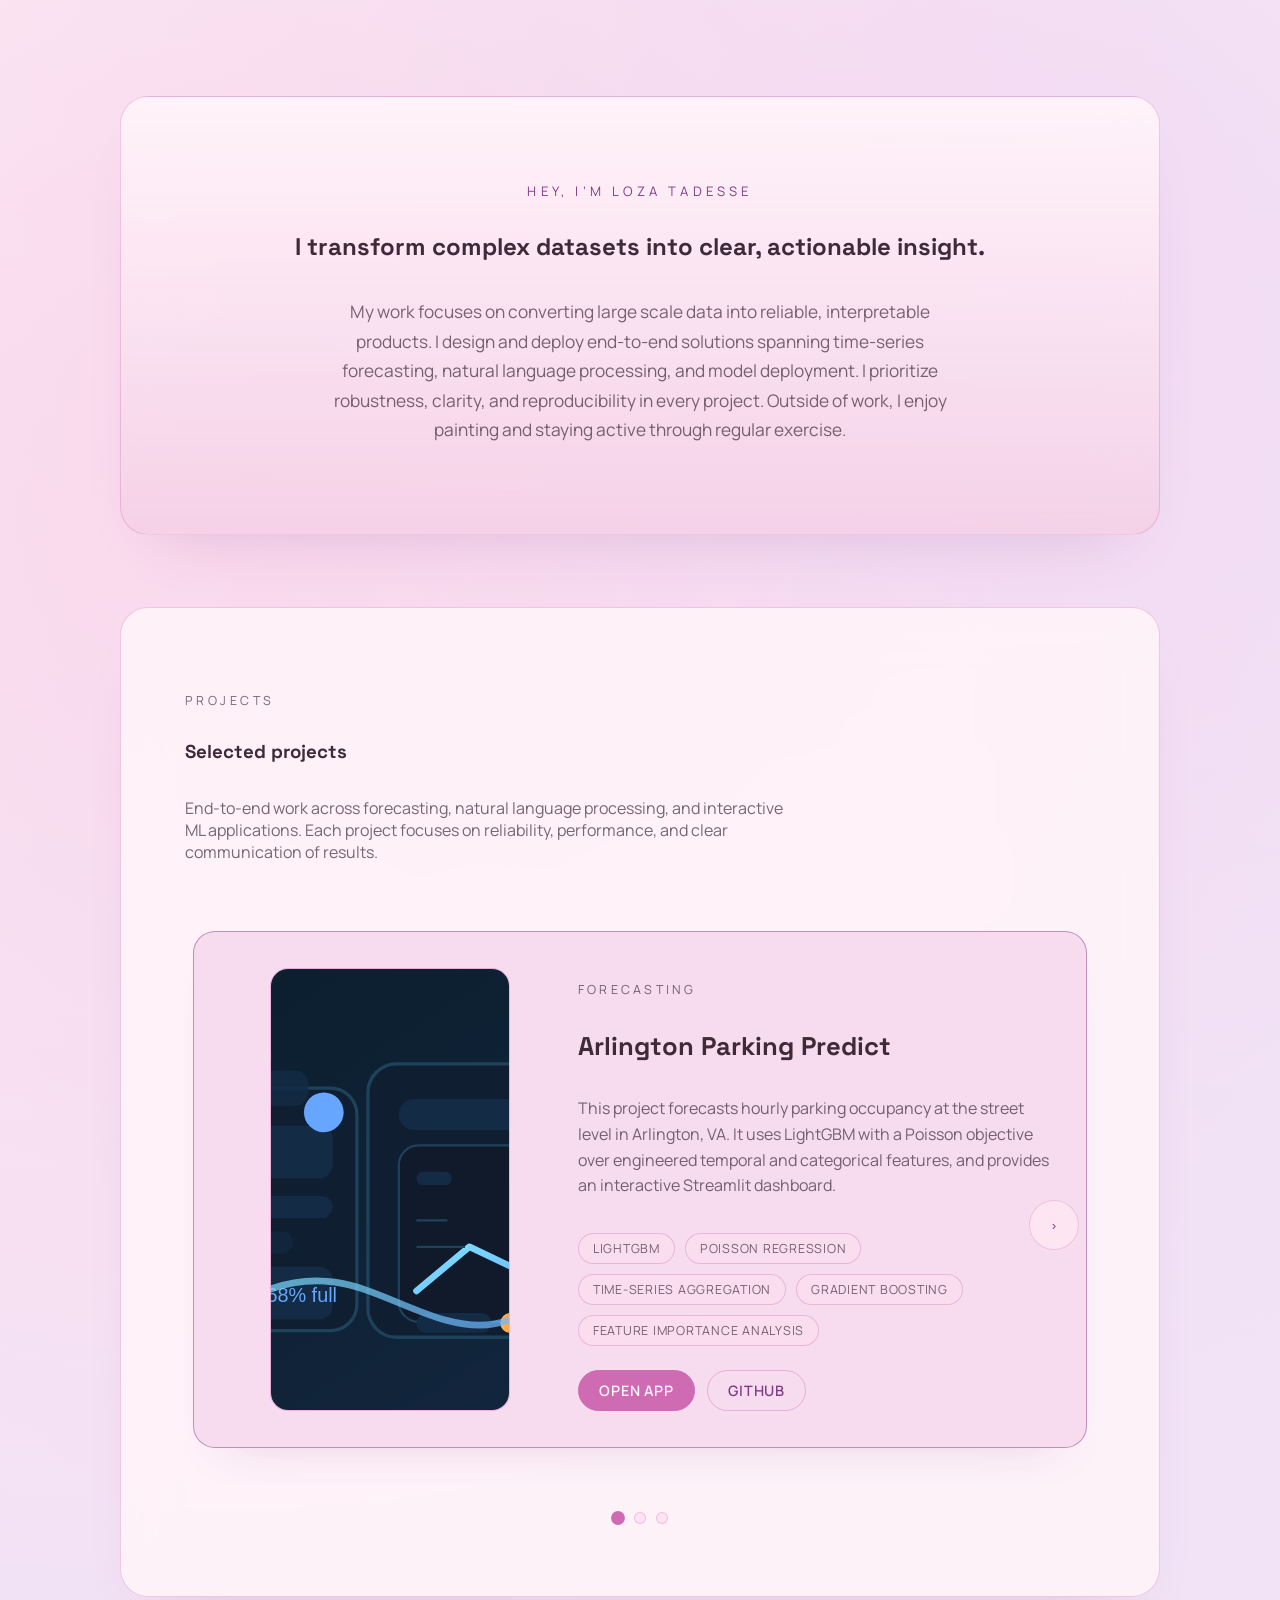
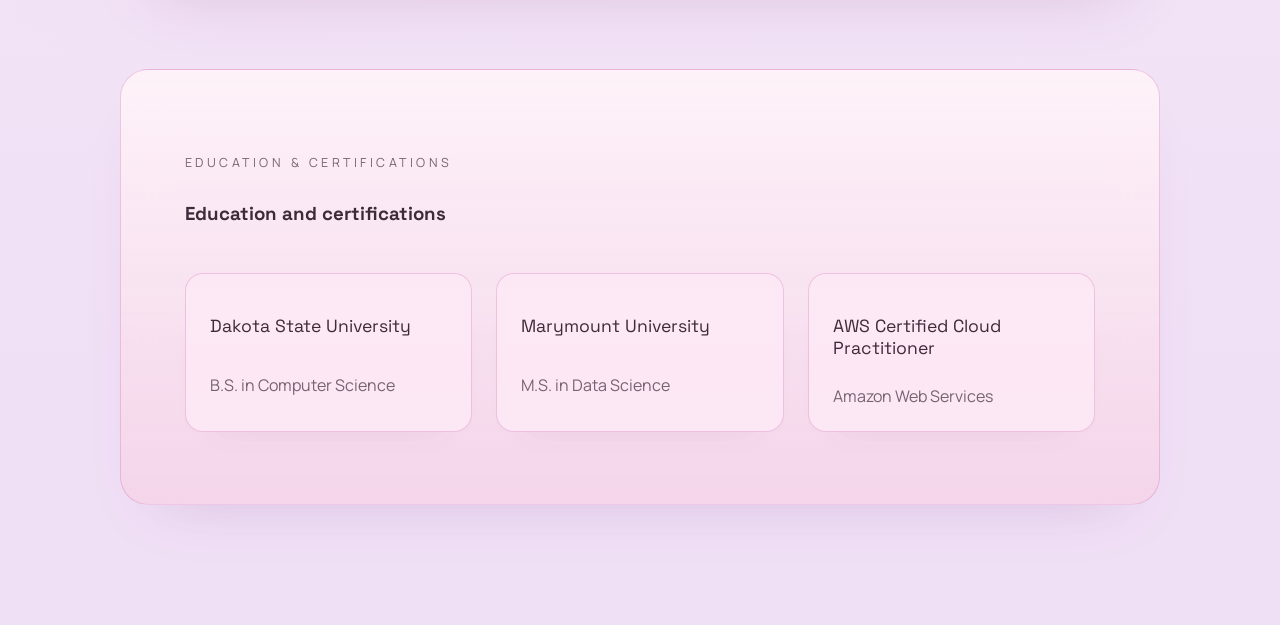
<file: index.html>
<!DOCTYPE html>
<html lang="en">
<head>
	<title>Loza Tadesse · Portfolio</title>
	<meta charset="utf-8" />
	<meta name="viewport" content="width=device-width, initial-scale=1" />
	<meta name="description" content="I turn complex data into actionable insights. I build robust, production-ready models and clear visualizations that help teams make confident decisions." />
	<link rel="preconnect" href="https://fonts.googleapis.com" />
	<link rel="preconnect" href="https://fonts.gstatic.com" crossorigin />
	<link href="https://fonts.googleapis.com/css2?family=Manrope:wght@400;600;700&family=Space+Grotesk:wght@500;700&display=swap" rel="stylesheet" />
	<link rel="stylesheet" href="assets/css/loza.css" />
	<script src="assets/js/projects-carousel.js" defer></script>
</head>
<body>
	<main class="page">
		<section class="intro" id="about">
			<div class="intro-card">
				<p class="eyebrow">Hey, I’m Loza Tadesse</p>
				<h2>I transform complex datasets into clear, actionable insight.</h2>
				<p class="intro-copy">My work focuses on converting large scale data into reliable, interpretable products. I design and deploy end-to-end solutions spanning time-series forecasting, natural language processing, and model deployment. I prioritize robustness, clarity, and reproducibility in every project. Outside of work, I enjoy painting and staying active through regular exercise.</p>
			</div>
		</section>

		<section class="projects" id="projects" aria-labelledby="projects-title">
			<header class="section-header">
				<p class="section-label">Projects</p>
				<h3 id="projects-title">Selected projects</h3>
				<p>End-to-end work across forecasting, natural language processing, and interactive ML applications. Each project focuses on reliability, performance, and clear communication of results.</p>
			</header>
			<div class="project-carousel" data-carousel aria-label="Project gallery">
				<button class="carousel-nav prev" type="button" data-prev aria-label="Previous project">
					<span aria-hidden="true">&#x2039;</span>
				</button>
				<div class="carousel-viewport">
					<div class="carousel-track" data-track>
						<article class="project-card" data-slide aria-hidden="false" id="project-slide-0">
							<figure class="project-media">
								<img src="images/arlington-parking.svg" alt="Illustration of parking forecast dashboard for Arlington" loading="lazy" />
							</figure>
							<div class="project-body">
								<p class="project-tag">Forecasting</p>
								<h3>Arlington Parking Predict</h3>
								<p>This project forecasts hourly parking occupancy at the street level in Arlington, VA. It uses LightGBM with a Poisson objective over engineered temporal and categorical features, and provides an interactive Streamlit dashboard.</p>
								<ul class="tech-list">
									<li>LightGBM</li>
									<li>Poisson Regression</li>
									<li>Time-Series Aggregation</li>
									<li>Gradient Boosting</li>
									<li>Feature Importance Analysis</li>
								</ul>
								<div class="project-links">
									<a class="btn" href="https://arlingtonparkingpredict.streamlit.app/" target="_blank" rel="noopener">Open app</a>
									<a class="btn ghost" href="https://github.com/Loza-Tadesse/ArlingtonParkingPredict" target="_blank" rel="noopener">GitHub</a>
								</div>
							</div>
						</article>
						<article class="project-card" data-slide aria-hidden="true" id="project-slide-2">
							<figure class="project-media">
								<img src="images/solpredict.svg" alt="Illustration of SolPredict AI trading forecast" loading="lazy" />
							</figure>
							<div class="project-body">
								<p class="project-tag">Time Series</p>
								<h3>SolPredict AI</h3>
								<p>Real time minute level Solana price forecasts using online linear learners (SGD, Passive‑Aggressive, River) and rich technical features (SMA, EMA, MACD, RSI...). Models refresh each minute with incremental updates; live metrics track accuracy.</p>
								<ul class="tech-list">
									<li>SGD Regressor</li>
									<li>Passive-Aggressive Regressor</li>
									<li>River Library</li>
									<li>Minute-Level Forecasting</li>
									<li>Auto Retraining</li>
									<li>Feature Engineering</li>
								</ul>
								<div class="project-links">
									<a class="btn" href="https://solanapredictv2.streamlit.app/" target="_blank" rel="noopener">Launch app</a>
									<a class="btn ghost" href="https://github.com/Loza-Tadesse/SolPredict-AI" target="_blank" rel="noopener">GitHub</a>
								</div>
							</div>
						</article>
						<article class="project-card" data-slide aria-hidden="true" id="project-slide-1">
							<figure class="project-media">
								<img src="images/askmyrag.svg" alt="Illustration of AskMyRAG chat assistant with documents feeding into responses" loading="lazy" />
							</figure>
							<div class="project-body">
								<p class="project-tag">Generative AI</p>
								<h3>AskMyRAG Study Companion</h3>
								<p>Retrieval‑augmented question answering over personal notes. Indexes documents, retrieves grounded context, and generates cited responses with controllable prompts and safe defaults.</p>
								<ul class="tech-list">
									<li>Llama</li>
									<li>Embeddings</li>
									<li>LLMs</li>
									<li>RAG</li>
								</ul>
								<div class="project-links">
									<a class="btn" href="https://askmyrag.streamlit.app/" target="_blank" rel="noopener">Launch app</a>
									<a class="btn ghost" href="https://github.com/Loza-Tadesse/RAGify" target="_blank" rel="noopener">GitHub</a>
								</div>
							</div>
						</article>
					</div>
				</div>
				<button class="carousel-nav next" type="button" data-next aria-label="Next project">
					<span aria-hidden="true">&#x203A;</span>
				</button>
				<div class="carousel-dots" role="tablist">
					<button class="carousel-dot is-active" type="button" data-dot data-index="0" aria-controls="project-slide-0" aria-label="Arlington Parking Predict"></button>
					<button class="carousel-dot" type="button" data-dot data-index="1" aria-controls="project-slide-1" aria-label="AskMyRAG Study Companion"></button>
					<button class="carousel-dot" type="button" data-dot data-index="2" aria-controls="project-slide-2" aria-label="SolPredict AI"></button>
				</div>
			</div>
		</section>

		<section class="education" id="education" aria-labelledby="education-title">
			<header class="section-header">
				<p class="section-label">Education &amp; Certifications</p>
				<h3 id="education-title">Education and certifications</h3>
			</header>
			<div class="education-grid">
				<article>
					<p class="edu-title">Dakota State University</p>
					<p class="edu-detail">B.S. in Computer Science</p>
				</article>
				<article>
					<p class="edu-title">Marymount University</p>
					<p class="edu-detail">M.S. in Data Science</p>
				</article>
				<article>
					<p class="edu-title">AWS Certified Cloud Practitioner</p>
					<p class="edu-detail">Amazon Web Services</p>
				</article>
			</div>
		</section>
	</main>
</body>
</html>
</file>
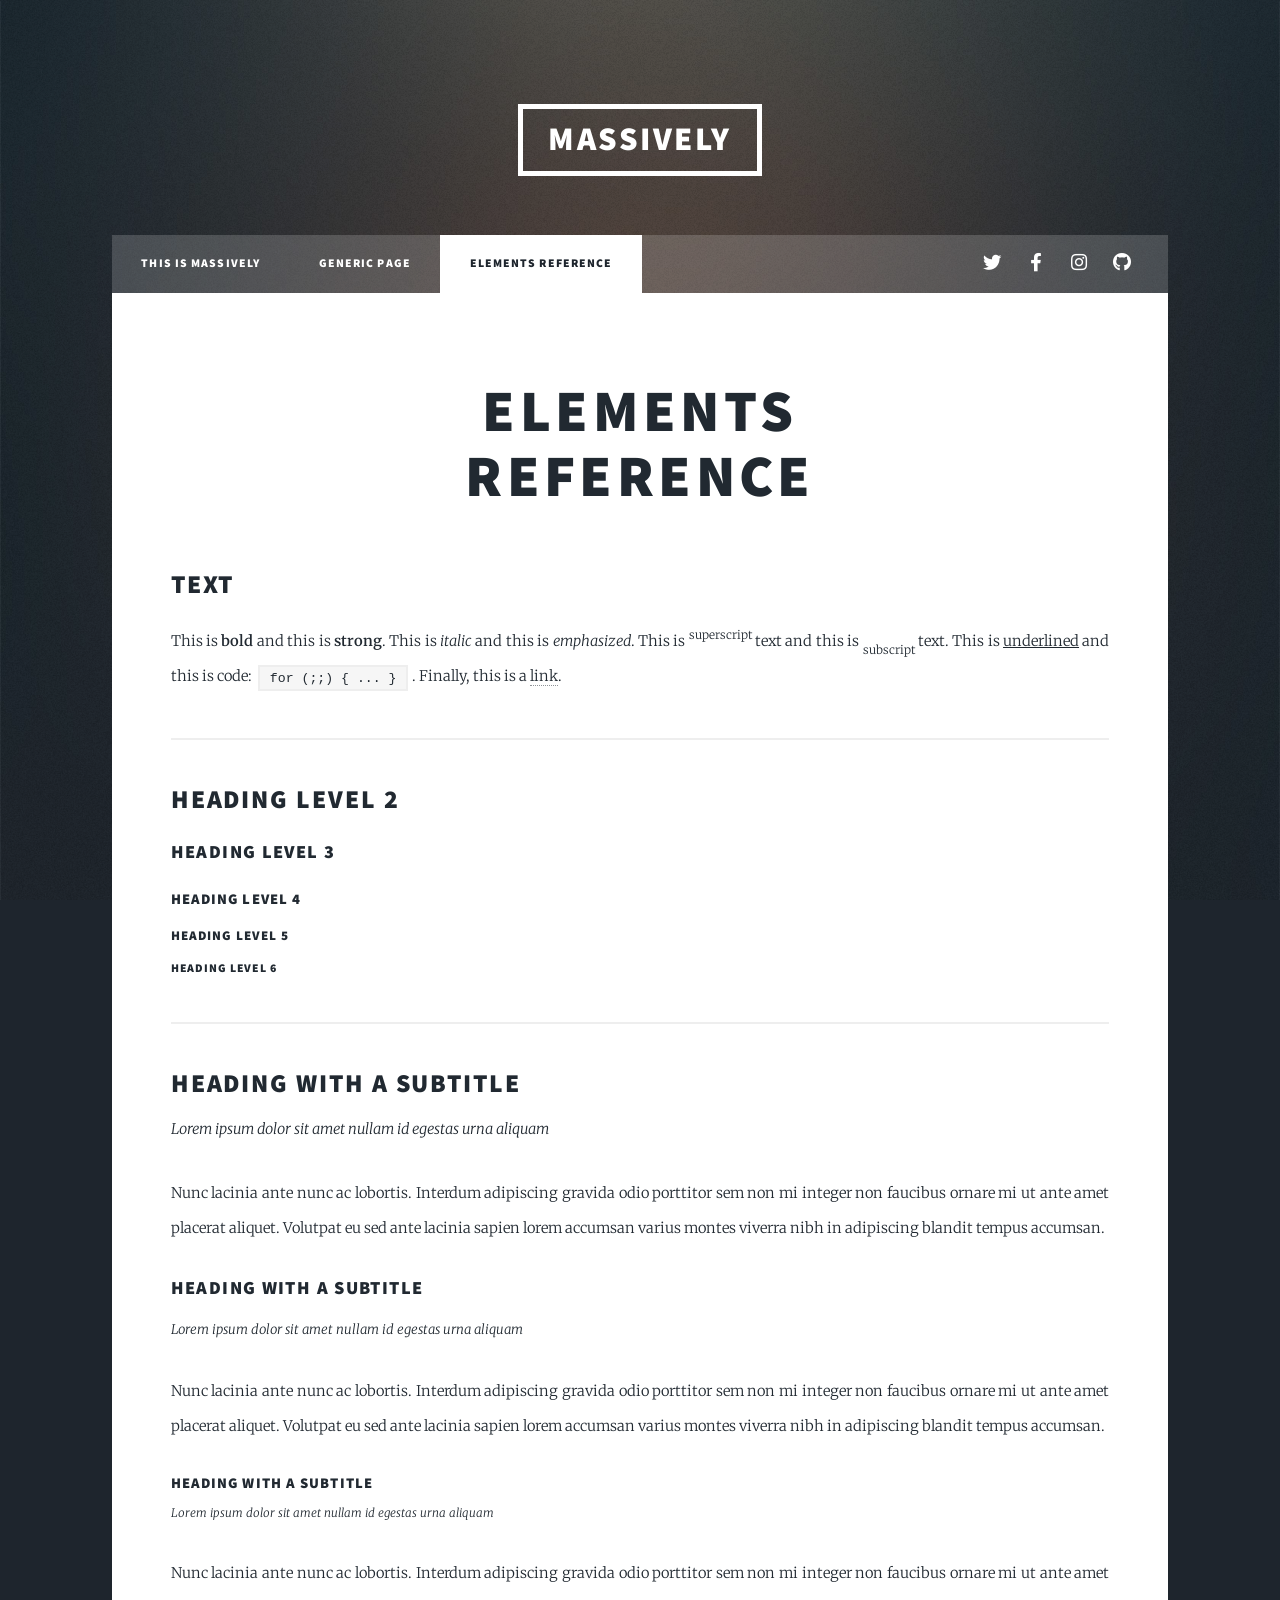
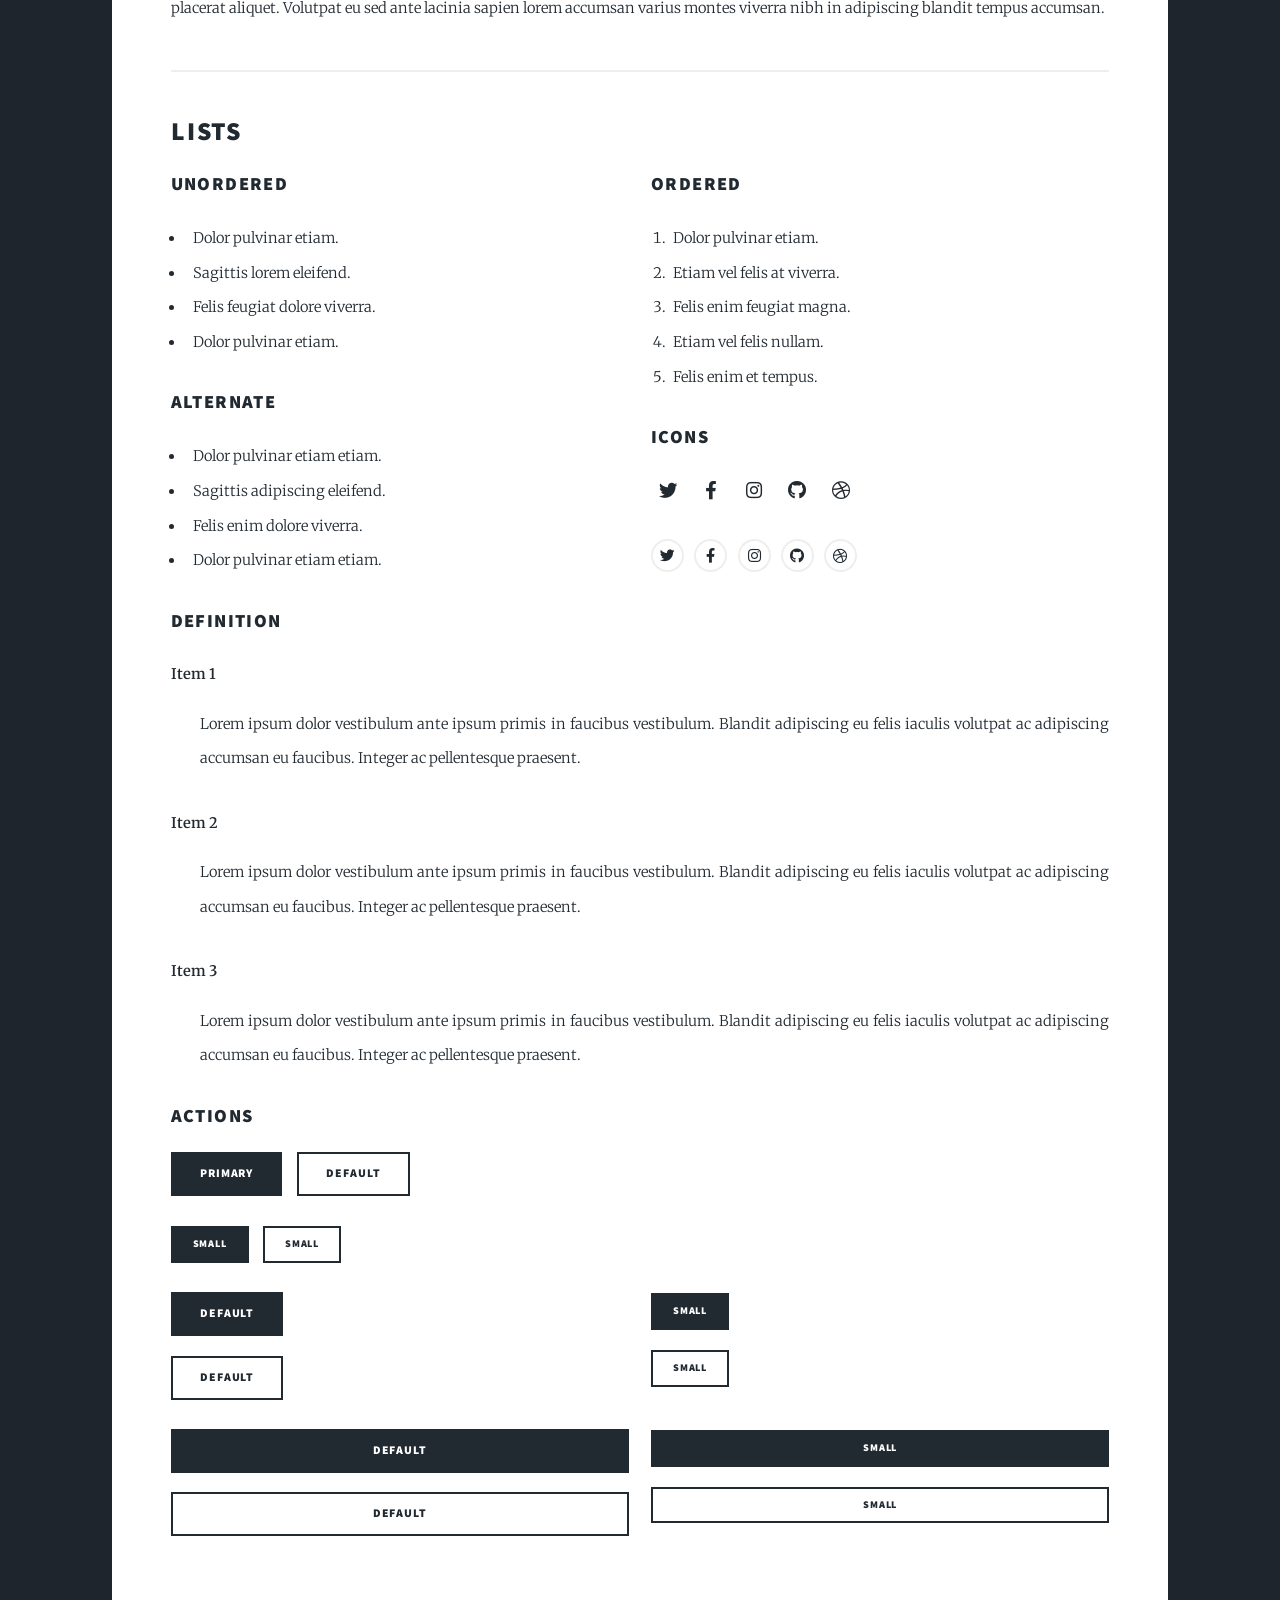
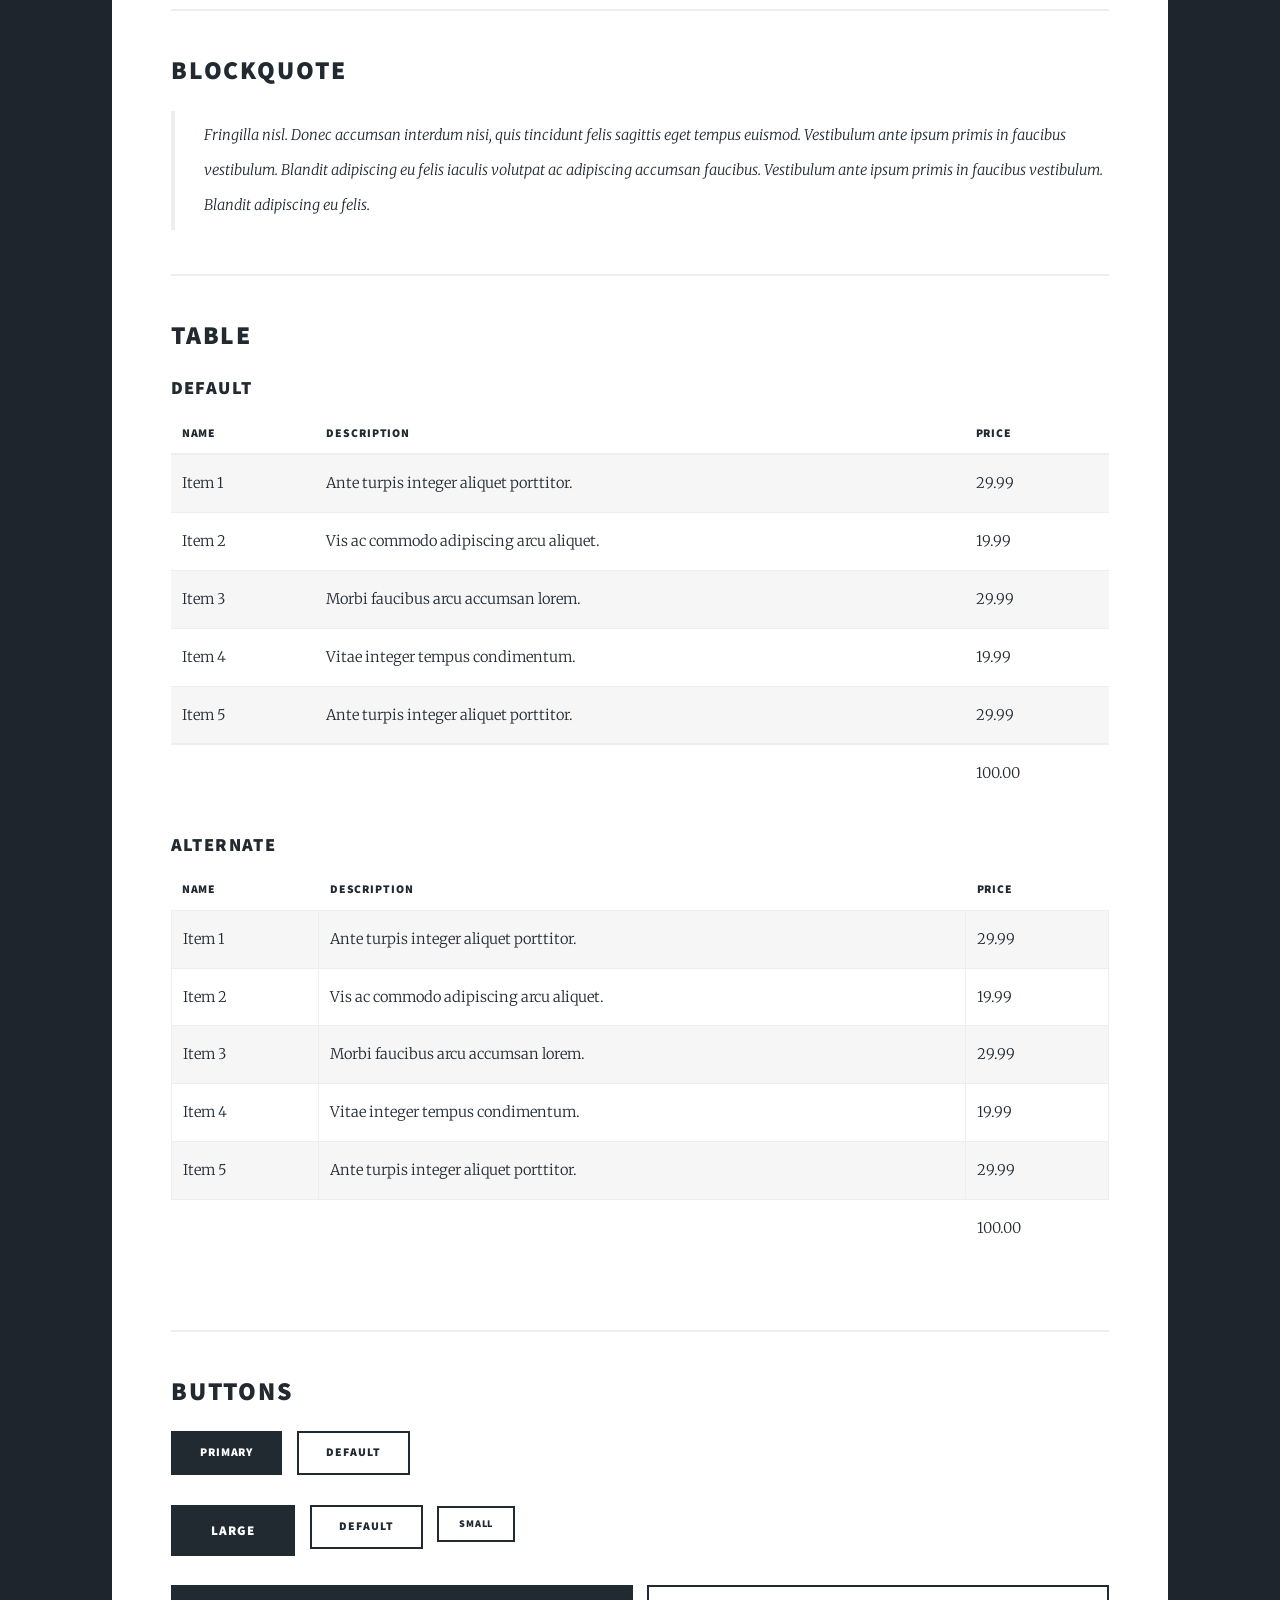
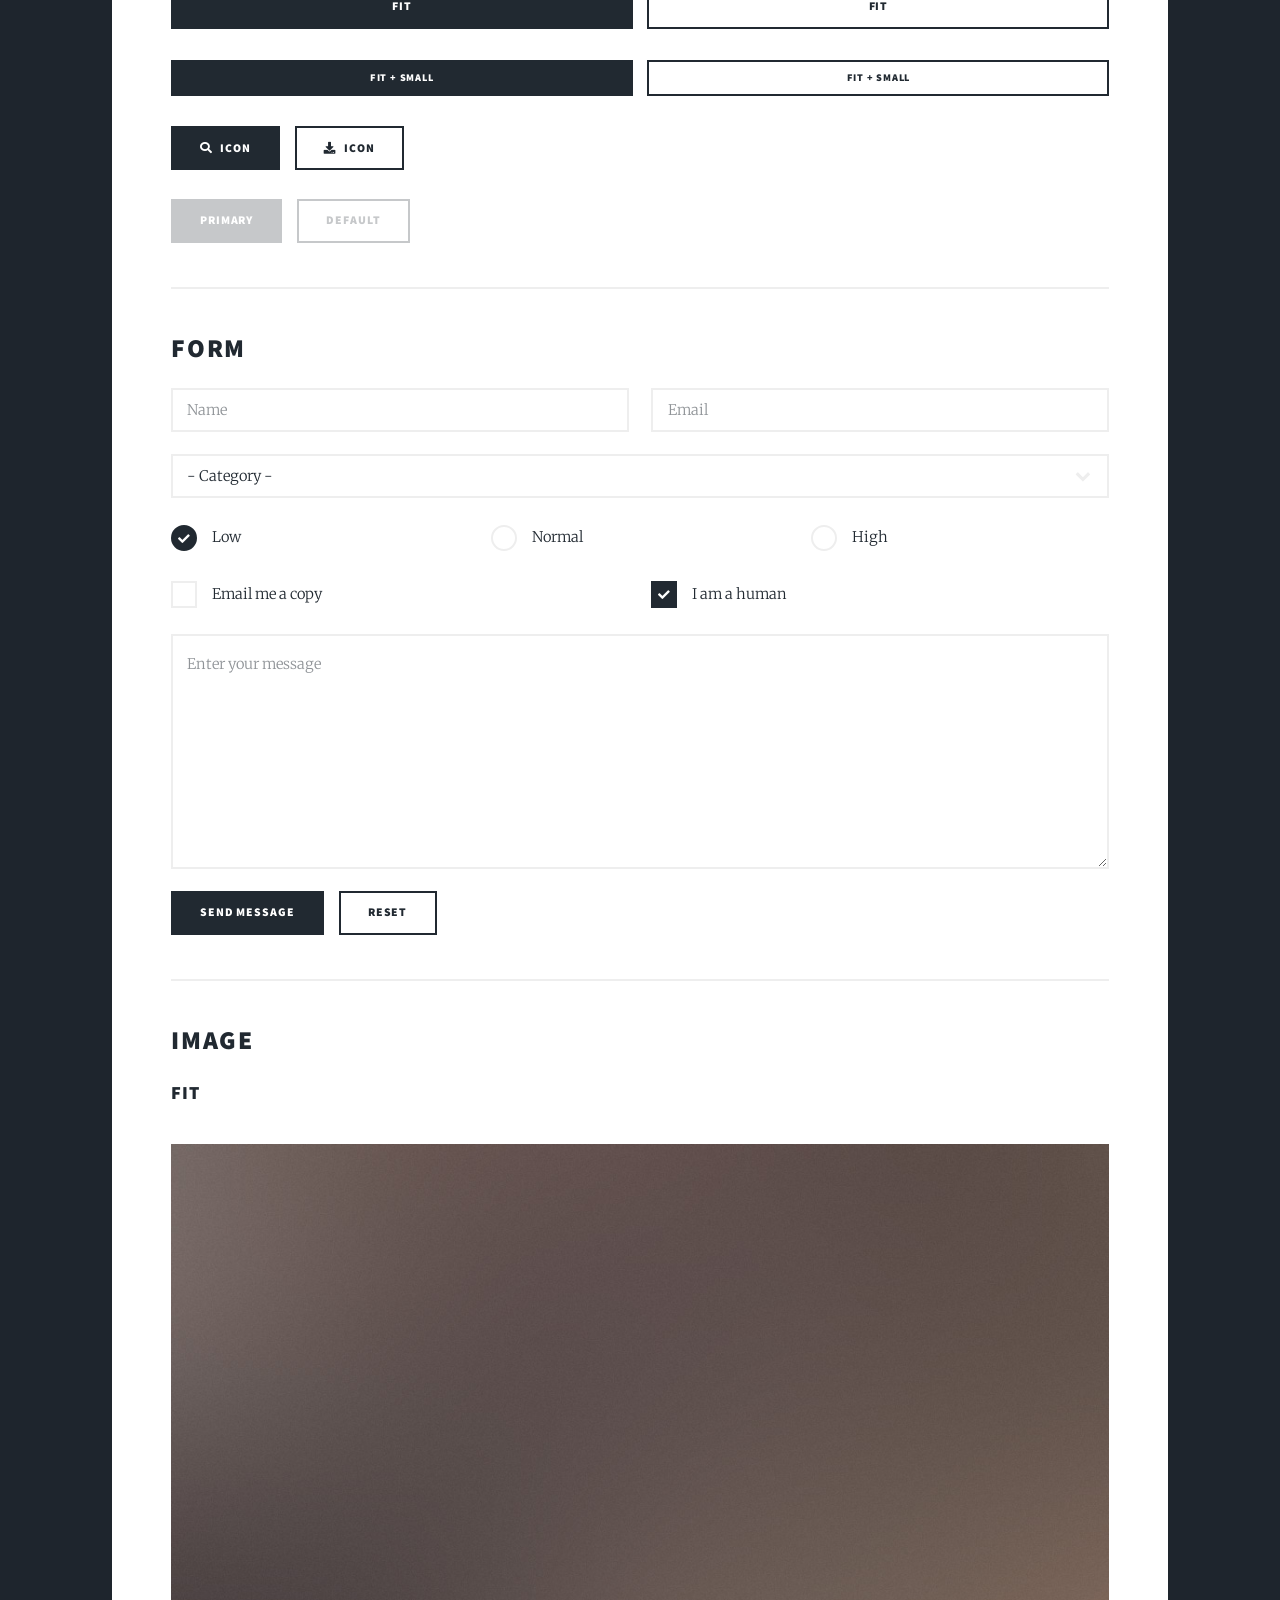
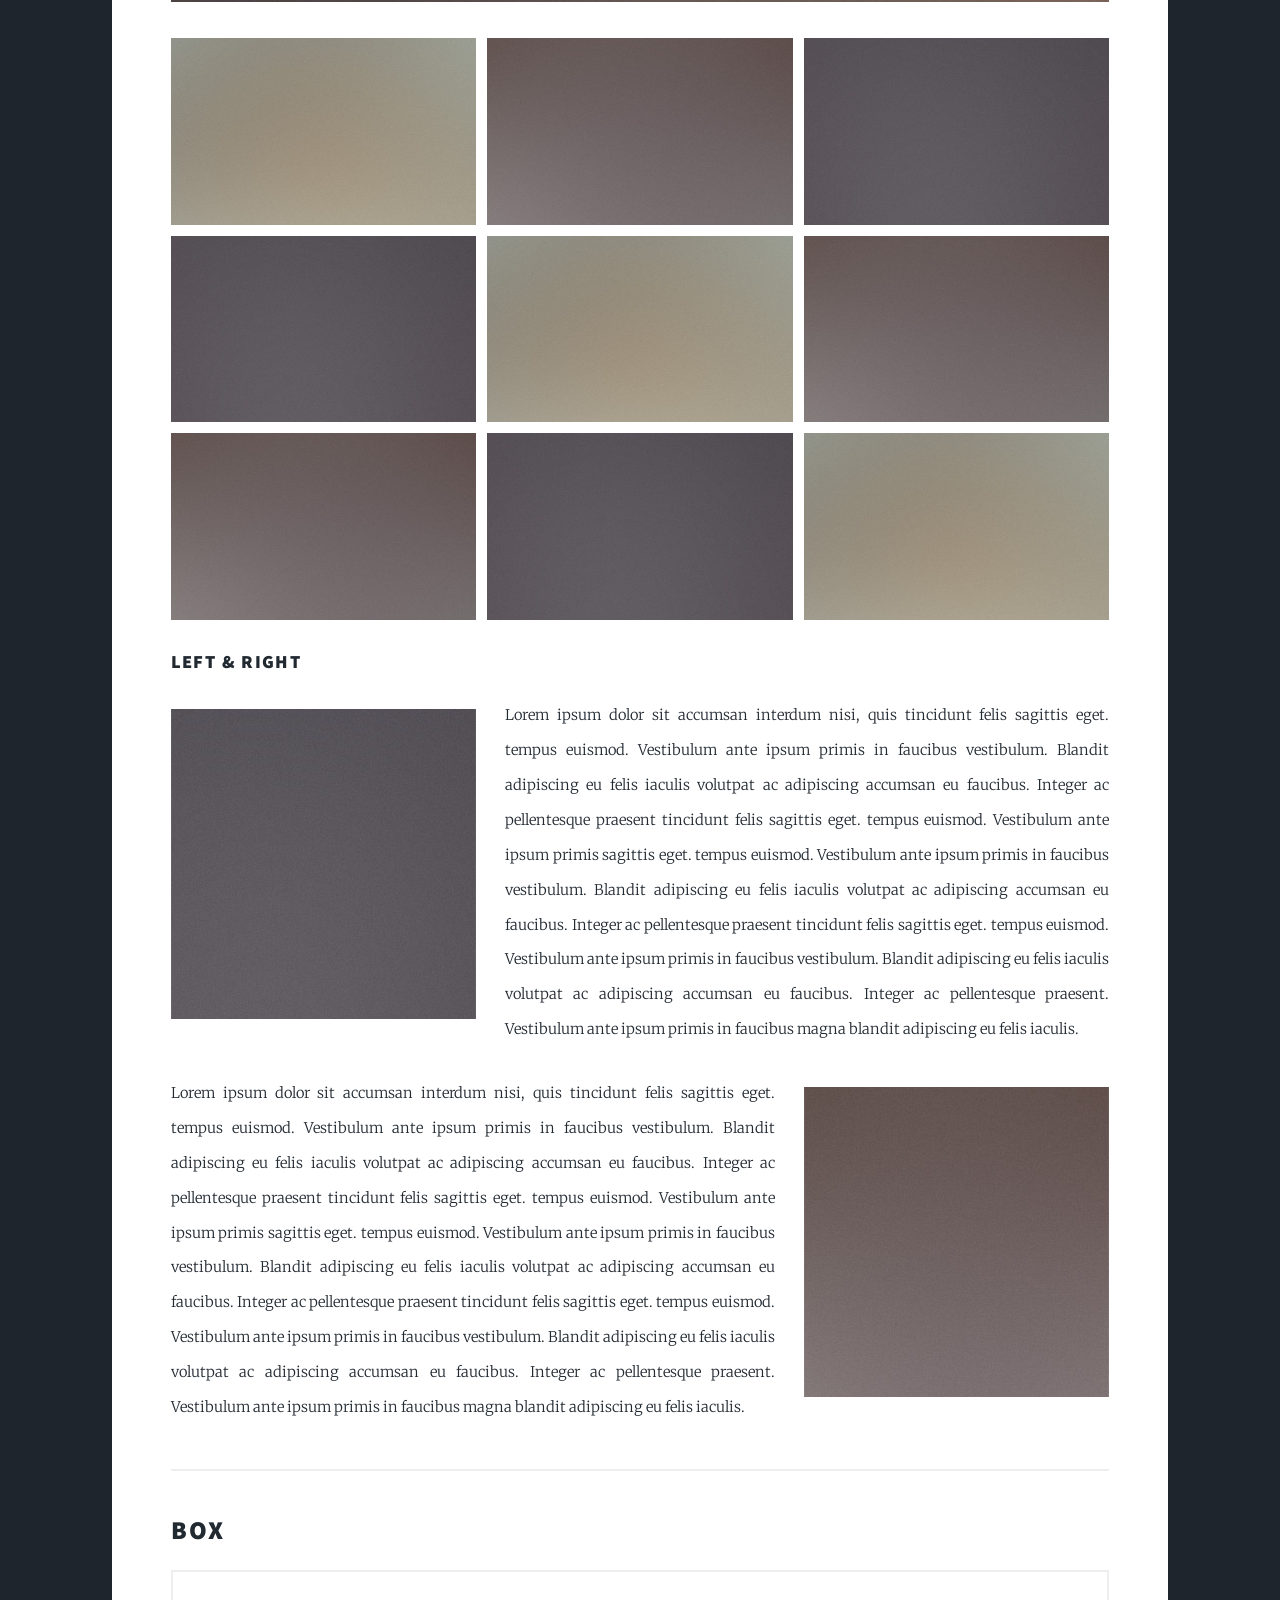
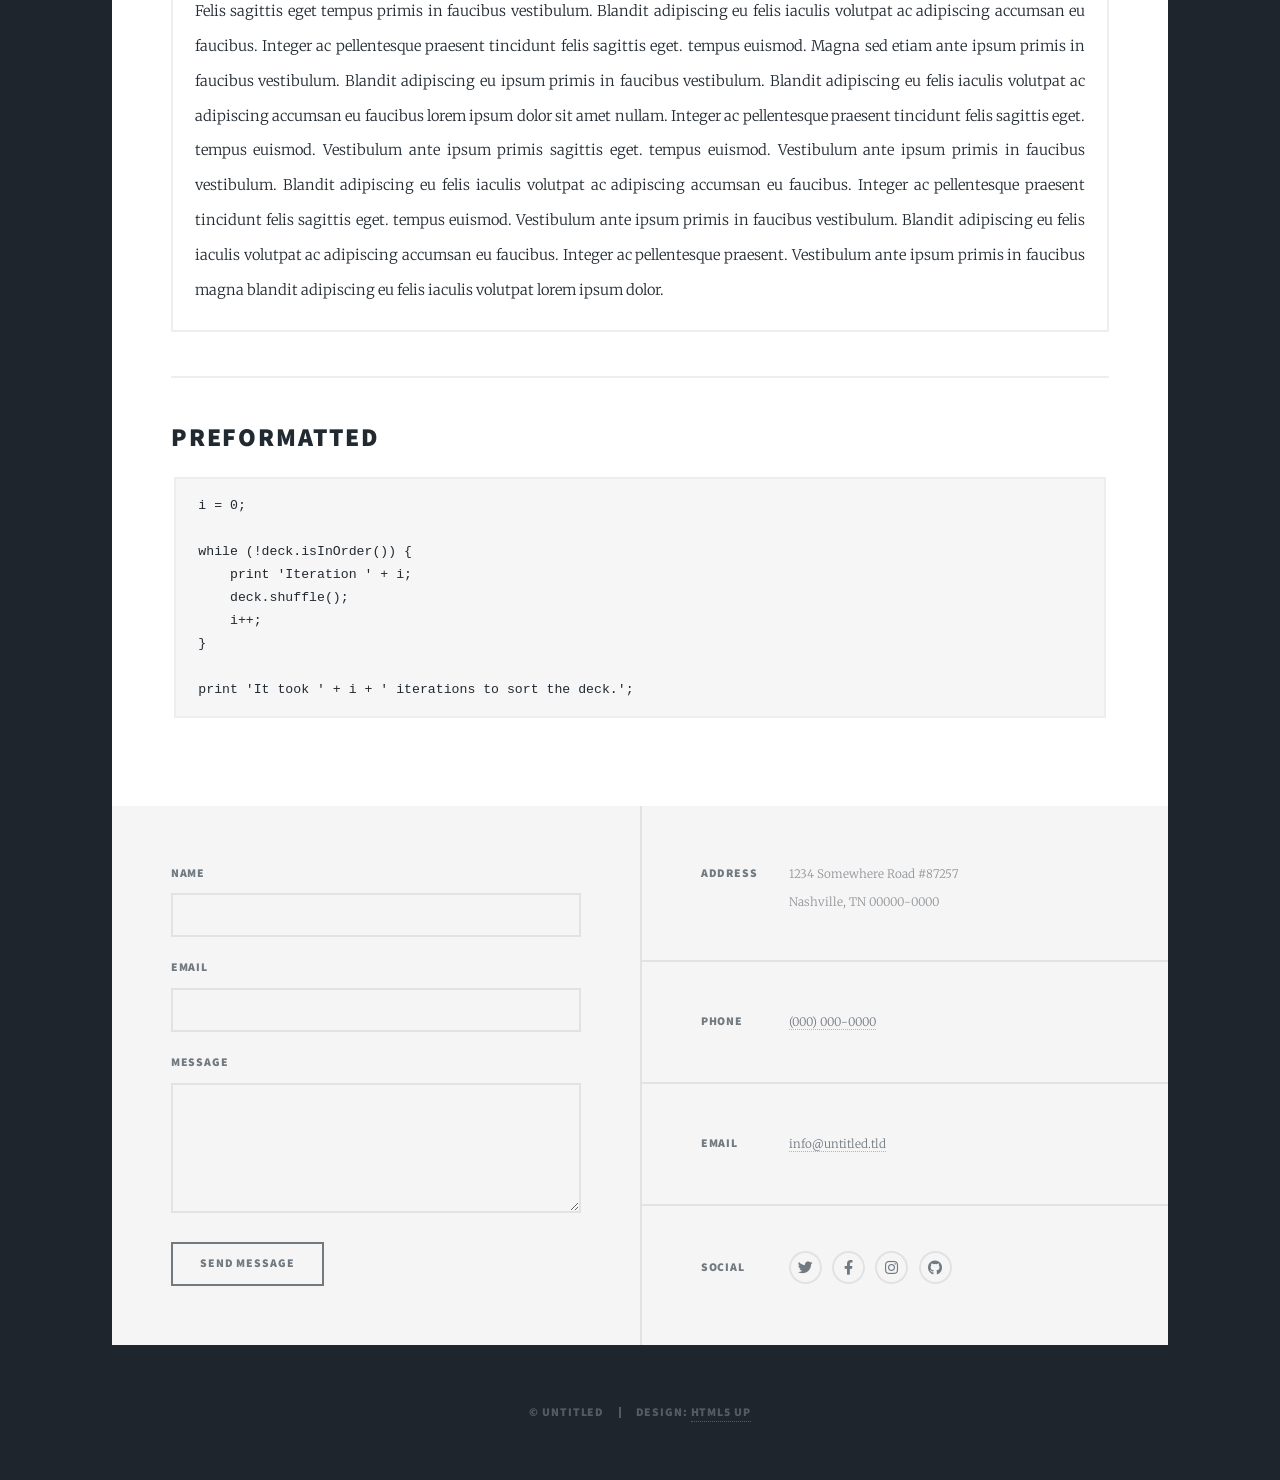
<file: elements.html>
<!DOCTYPE HTML>
<!--
	Massively by HTML5 UP
	html5up.net | @ajlkn
	Free for personal and commercial use under the CCA 3.0 license (html5up.net/license)
-->
<html>
	<head>
		<title>Elements Reference - Massively by HTML5 UP</title>
		<meta charset="utf-8" />
		<meta name="viewport" content="width=device-width, initial-scale=1, user-scalable=no" />
		<link rel="stylesheet" href="assets/css/main.css" />
		<noscript><link rel="stylesheet" href="assets/css/noscript.css" /></noscript>
	</head>
	<body class="is-preload">

		<!-- Wrapper -->
			<div id="wrapper">

				<!-- Header -->
					<header id="header">
						<a href="index.html" class="logo">Massively</a>
					</header>

				<!-- Nav -->
					<nav id="nav">
						<ul class="links">
							<li><a href="index.html">This is Massively</a></li>
							<li><a href="generic.html">Generic Page</a></li>
							<li class="active"><a href="elements.html">Elements Reference</a></li>
						</ul>
						<ul class="icons">
							<li><a href="#" class="icon brands fa-twitter"><span class="label">Twitter</span></a></li>
							<li><a href="#" class="icon brands fa-facebook-f"><span class="label">Facebook</span></a></li>
							<li><a href="#" class="icon brands fa-instagram"><span class="label">Instagram</span></a></li>
							<li><a href="#" class="icon brands fa-github"><span class="label">GitHub</span></a></li>
						</ul>
					</nav>

				<!-- Main -->
					<div id="main">

						<!-- Post -->
							<section class="post">
								<header class="major">
									<h1>Elements<br />
									Reference</h1>
								</header>

								<!-- Text stuff -->
									<h2>Text</h2>
									<p>This is <b>bold</b> and this is <strong>strong</strong>. This is <i>italic</i> and this is <em>emphasized</em>.
									This is <sup>superscript</sup> text and this is <sub>subscript</sub> text.
									This is <u>underlined</u> and this is code: <code>for (;;) { ... }</code>.
									Finally, this is a <a href="#">link</a>.</p>
									<hr />
									<h2>Heading Level 2</h2>
									<h3>Heading Level 3</h3>
									<h4>Heading Level 4</h4>
									<h5>Heading Level 5</h5>
									<h6>Heading Level 6</h6>
									<hr />
									<header>
										<h2>Heading with a Subtitle</h2>
										<p>Lorem ipsum dolor sit amet nullam id egestas urna aliquam</p>
									</header>
									<p>Nunc lacinia ante nunc ac lobortis. Interdum adipiscing gravida odio porttitor sem non mi integer non faucibus ornare mi ut ante amet placerat aliquet. Volutpat eu sed ante lacinia sapien lorem accumsan varius montes viverra nibh in adipiscing blandit tempus accumsan.</p>
									<header>
										<h3>Heading with a Subtitle</h3>
										<p>Lorem ipsum dolor sit amet nullam id egestas urna aliquam</p>
									</header>
									<p>Nunc lacinia ante nunc ac lobortis. Interdum adipiscing gravida odio porttitor sem non mi integer non faucibus ornare mi ut ante amet placerat aliquet. Volutpat eu sed ante lacinia sapien lorem accumsan varius montes viverra nibh in adipiscing blandit tempus accumsan.</p>
									<header>
										<h4>Heading with a Subtitle</h4>
										<p>Lorem ipsum dolor sit amet nullam id egestas urna aliquam</p>
									</header>
									<p>Nunc lacinia ante nunc ac lobortis. Interdum adipiscing gravida odio porttitor sem non mi integer non faucibus ornare mi ut ante amet placerat aliquet. Volutpat eu sed ante lacinia sapien lorem accumsan varius montes viverra nibh in adipiscing blandit tempus accumsan.</p>

									<hr />

								<!-- Lists -->
									<h2>Lists</h2>
									<div class="row">
										<div class="col-6 col-12-small">

											<h3>Unordered</h3>
											<ul>
												<li>Dolor pulvinar etiam.</li>
												<li>Sagittis lorem eleifend.</li>
												<li>Felis feugiat dolore viverra.</li>
												<li>Dolor pulvinar etiam.</li>
											</ul>

											<h3>Alternate</h3>
											<ul class="alt">
												<li>Dolor pulvinar etiam etiam.</li>
												<li>Sagittis adipiscing eleifend.</li>
												<li>Felis enim dolore viverra.</li>
												<li>Dolor pulvinar etiam etiam.</li>
											</ul>

										</div>
										<div class="col-6 col-12-small">

											<h3>Ordered</h3>
											<ol>
												<li>Dolor pulvinar etiam.</li>
												<li>Etiam vel felis at viverra.</li>
												<li>Felis enim feugiat magna.</li>
												<li>Etiam vel felis nullam.</li>
												<li>Felis enim et tempus.</li>
											</ol>

											<h3>Icons</h3>
											<ul class="icons">
												<li><a href="#" class="icon brands fa-twitter"><span class="label">Twitter</span></a></li>
												<li><a href="#" class="icon brands fa-facebook-f"><span class="label">Facebook</span></a></li>
												<li><a href="#" class="icon brands fa-instagram"><span class="label">Instagram</span></a></li>
												<li><a href="#" class="icon brands fa-github"><span class="label">Github</span></a></li>
												<li><a href="#" class="icon brands fa-dribbble"><span class="label">Dribbble</span></a></li>
											</ul>
											<ul class="icons alt">
												<li><a href="#" class="icon brands alt fa-twitter"><span class="label">Twitter</span></a></li>
												<li><a href="#" class="icon brands alt fa-facebook-f"><span class="label">Facebook</span></a></li>
												<li><a href="#" class="icon brands alt fa-instagram"><span class="label">Instagram</span></a></li>
												<li><a href="#" class="icon brands alt fa-github"><span class="label">Github</span></a></li>
												<li><a href="#" class="icon brands alt fa-dribbble"><span class="label">Dribbble</span></a></li>
											</ul>

										</div>
									</div>
									<h3>Definition</h3>
									<dl>
										<dt>Item 1</dt>
										<dd>
											<p>Lorem ipsum dolor vestibulum ante ipsum primis in faucibus vestibulum. Blandit adipiscing eu felis iaculis volutpat ac adipiscing accumsan eu faucibus. Integer ac pellentesque praesent.</p>
										</dd>
										<dt>Item 2</dt>
										<dd>
											<p>Lorem ipsum dolor vestibulum ante ipsum primis in faucibus vestibulum. Blandit adipiscing eu felis iaculis volutpat ac adipiscing accumsan eu faucibus. Integer ac pellentesque praesent.</p>
										</dd>
										<dt>Item 3</dt>
										<dd>
											<p>Lorem ipsum dolor vestibulum ante ipsum primis in faucibus vestibulum. Blandit adipiscing eu felis iaculis volutpat ac adipiscing accumsan eu faucibus. Integer ac pellentesque praesent.</p>
										</dd>
									</dl>

									<h3>Actions</h3>
									<ul class="actions">
										<li><a href="#" class="button primary">Primary</a></li>
										<li><a href="#" class="button">Default</a></li>
									</ul>
									<ul class="actions small">
										<li><a href="#" class="button primary small">Small</a></li>
										<li><a href="#" class="button small">Small</a></li>
									</ul>
									<div class="row">
										<div class="col-6 col-12-small">
											<ul class="actions stacked">
												<li><a href="#" class="button primary">Default</a></li>
												<li><a href="#" class="button">Default</a></li>
											</ul>
										</div>
										<div class="col-6 col-12-small">
											<ul class="actions stacked">
												<li><a href="#" class="button primary small">Small</a></li>
												<li><a href="#" class="button small">Small</a></li>
											</ul>
										</div>
									</div>
									<div class="row">
										<div class="col-6 col-12-small">
											<ul class="actions stacked">
												<li><a href="#" class="button primary fit">Default</a></li>
												<li><a href="#" class="button fit">Default</a></li>
											</ul>
										</div>
										<div class="col-6 col-12-small">
											<ul class="actions stacked">
												<li><a href="#" class="button primary small fit">Small</a></li>
												<li><a href="#" class="button small fit">Small</a></li>
											</ul>
										</div>
									</div>

									<hr />

								<!-- Blockquote -->
									<h2>Blockquote</h2>
									<blockquote>Fringilla nisl. Donec accumsan interdum nisi, quis tincidunt felis sagittis eget tempus euismod. Vestibulum ante ipsum primis in faucibus vestibulum. Blandit adipiscing eu felis iaculis volutpat ac adipiscing accumsan faucibus. Vestibulum ante ipsum primis in faucibus vestibulum. Blandit adipiscing eu felis.</blockquote>

									<hr />

								<!-- Table -->
									<h2>Table</h2>

									<h3>Default</h3>
									<div class="table-wrapper">
										<table>
											<thead>
												<tr>
													<th>Name</th>
													<th>Description</th>
													<th>Price</th>
												</tr>
											</thead>
											<tbody>
												<tr>
													<td>Item 1</td>
													<td>Ante turpis integer aliquet porttitor.</td>
													<td>29.99</td>
												</tr>
												<tr>
													<td>Item 2</td>
													<td>Vis ac commodo adipiscing arcu aliquet.</td>
													<td>19.99</td>
												</tr>
												<tr>
													<td>Item 3</td>
													<td> Morbi faucibus arcu accumsan lorem.</td>
													<td>29.99</td>
												</tr>
												<tr>
													<td>Item 4</td>
													<td>Vitae integer tempus condimentum.</td>
													<td>19.99</td>
												</tr>
												<tr>
													<td>Item 5</td>
													<td>Ante turpis integer aliquet porttitor.</td>
													<td>29.99</td>
												</tr>
											</tbody>
											<tfoot>
												<tr>
													<td colspan="2"></td>
													<td>100.00</td>
												</tr>
											</tfoot>
										</table>
									</div>

									<h3>Alternate</h3>
									<div class="table-wrapper">
										<table class="alt">
											<thead>
												<tr>
													<th>Name</th>
													<th>Description</th>
													<th>Price</th>
												</tr>
											</thead>
											<tbody>
												<tr>
													<td>Item 1</td>
													<td>Ante turpis integer aliquet porttitor.</td>
													<td>29.99</td>
												</tr>
												<tr>
													<td>Item 2</td>
													<td>Vis ac commodo adipiscing arcu aliquet.</td>
													<td>19.99</td>
												</tr>
												<tr>
													<td>Item 3</td>
													<td> Morbi faucibus arcu accumsan lorem.</td>
													<td>29.99</td>
												</tr>
												<tr>
													<td>Item 4</td>
													<td>Vitae integer tempus condimentum.</td>
													<td>19.99</td>
												</tr>
												<tr>
													<td>Item 5</td>
													<td>Ante turpis integer aliquet porttitor.</td>
													<td>29.99</td>
												</tr>
											</tbody>
											<tfoot>
												<tr>
													<td colspan="2"></td>
													<td>100.00</td>
												</tr>
											</tfoot>
										</table>
									</div>

									<hr />

								<!-- Buttons -->
									<h2>Buttons</h2>
									<ul class="actions">
										<li><a href="#" class="button primary">Primary</a></li>
										<li><a href="#" class="button">Default</a></li>
									</ul>
									<ul class="actions">
										<li><a href="#" class="button primary large">Large</a></li>
										<li><a href="#" class="button">Default</a></li>
										<li><a href="#" class="button small">Small</a></li>
									</ul>
									<ul class="actions fit">
										<li><a href="#" class="button primary fit">Fit</a></li>
										<li><a href="#" class="button fit">Fit</a></li>
									</ul>
									<ul class="actions fit small">
										<li><a href="#" class="button primary fit small">Fit + Small</a></li>
										<li><a href="#" class="button fit small">Fit + Small</a></li>
									</ul>
									<ul class="actions">
										<li><a href="#" class="button primary icon solid fa-search">Icon</a></li>
										<li><a href="#" class="button icon solid fa-download">Icon</a></li>
									</ul>
									<ul class="actions">
										<li><span class="button primary disabled">Primary</span></li>
										<li><span class="button disabled">Default</span></li>
									</ul>

									<hr />

								<!-- Form -->
									<h2>Form</h2>

									<form method="post" action="#">
										<div class="row gtr-uniform">
											<div class="col-6 col-12-xsmall">
												<input type="text" name="demo-name" id="demo-name" value="" placeholder="Name" />
											</div>
											<div class="col-6 col-12-xsmall">
												<input type="email" name="demo-email" id="demo-email" value="" placeholder="Email" />
											</div>
											<!-- Break -->
											<div class="col-12">
												<select name="demo-category" id="demo-category">
													<option value="">- Category -</option>
													<option value="1">Manufacturing</option>
													<option value="1">Shipping</option>
													<option value="1">Administration</option>
													<option value="1">Human Resources</option>
												</select>
											</div>
											<!-- Break -->
											<div class="col-4 col-12-small">
												<input type="radio" id="demo-priority-low" name="demo-priority" checked>
												<label for="demo-priority-low">Low</label>
											</div>
											<div class="col-4 col-12-small">
												<input type="radio" id="demo-priority-normal" name="demo-priority">
												<label for="demo-priority-normal">Normal</label>
											</div>
											<div class="col-4 col-12-small">
												<input type="radio" id="demo-priority-high" name="demo-priority">
												<label for="demo-priority-high">High</label>
											</div>
											<!-- Break -->
											<div class="col-6 col-12-small">
												<input type="checkbox" id="demo-copy" name="demo-copy">
												<label for="demo-copy">Email me a copy</label>
											</div>
											<div class="col-6 col-12-small">
												<input type="checkbox" id="demo-human" name="demo-human" checked>
												<label for="demo-human">I am a human</label>
											</div>
											<!-- Break -->
											<div class="col-12">
												<textarea name="demo-message" id="demo-message" placeholder="Enter your message" rows="6"></textarea>
											</div>
											<!-- Break -->
											<div class="col-12">
												<ul class="actions">
													<li><input type="submit" value="Send Message" class="primary" /></li>
													<li><input type="reset" value="Reset" /></li>
												</ul>
											</div>
										</div>
									</form>

									<hr />

								<!-- Image -->
									<h2>Image</h2>

									<h3>Fit</h3>
									<span class="image fit"><img src="images/pic01.jpg" alt="" /></span>
									<div class="box alt">
										<div class="row gtr-50 gtr-uniform">
											<div class="col-4"><span class="image fit"><img src="images/pic02.jpg" alt="" /></span></div>
											<div class="col-4"><span class="image fit"><img src="images/pic03.jpg" alt="" /></span></div>
											<div class="col-4"><span class="image fit"><img src="images/pic04.jpg" alt="" /></span></div>
											<!-- Break -->
											<div class="col-4"><span class="image fit"><img src="images/pic04.jpg" alt="" /></span></div>
											<div class="col-4"><span class="image fit"><img src="images/pic02.jpg" alt="" /></span></div>
											<div class="col-4"><span class="image fit"><img src="images/pic03.jpg" alt="" /></span></div>
											<!-- Break -->
											<div class="col-4"><span class="image fit"><img src="images/pic03.jpg" alt="" /></span></div>
											<div class="col-4"><span class="image fit"><img src="images/pic04.jpg" alt="" /></span></div>
											<div class="col-4"><span class="image fit"><img src="images/pic02.jpg" alt="" /></span></div>
										</div>
									</div>

									<h3>Left &amp; Right</h3>
									<p><span class="image left"><img src="images/pic08.jpg" alt="" /></span>Lorem ipsum dolor sit accumsan interdum nisi, quis tincidunt felis sagittis eget. tempus euismod. Vestibulum ante ipsum primis in faucibus vestibulum. Blandit adipiscing eu felis iaculis volutpat ac adipiscing accumsan eu faucibus. Integer ac pellentesque praesent tincidunt felis sagittis eget. tempus euismod. Vestibulum ante ipsum primis sagittis eget. tempus euismod. Vestibulum ante ipsum primis in faucibus vestibulum. Blandit adipiscing eu felis iaculis volutpat ac adipiscing accumsan eu faucibus. Integer ac pellentesque praesent tincidunt felis sagittis eget. tempus euismod. Vestibulum ante ipsum primis in faucibus vestibulum. Blandit adipiscing eu felis iaculis volutpat ac adipiscing accumsan eu faucibus. Integer ac pellentesque praesent. Vestibulum ante ipsum primis in faucibus magna blandit adipiscing eu felis iaculis.</p>
									<p><span class="image right"><img src="images/pic09.jpg" alt="" /></span>Lorem ipsum dolor sit accumsan interdum nisi, quis tincidunt felis sagittis eget. tempus euismod. Vestibulum ante ipsum primis in faucibus vestibulum. Blandit adipiscing eu felis iaculis volutpat ac adipiscing accumsan eu faucibus. Integer ac pellentesque praesent tincidunt felis sagittis eget. tempus euismod. Vestibulum ante ipsum primis sagittis eget. tempus euismod. Vestibulum ante ipsum primis in faucibus vestibulum. Blandit adipiscing eu felis iaculis volutpat ac adipiscing accumsan eu faucibus. Integer ac pellentesque praesent tincidunt felis sagittis eget. tempus euismod. Vestibulum ante ipsum primis in faucibus vestibulum. Blandit adipiscing eu felis iaculis volutpat ac adipiscing accumsan eu faucibus. Integer ac pellentesque praesent. Vestibulum ante ipsum primis in faucibus magna blandit adipiscing eu felis iaculis.</p>

									<hr />

								<!-- Box -->
									<h2>Box</h2>
									<div class="box">
										<p>Felis sagittis eget tempus primis in faucibus vestibulum. Blandit adipiscing eu felis iaculis volutpat ac adipiscing accumsan eu faucibus. Integer ac pellentesque praesent tincidunt felis sagittis eget. tempus euismod. Magna sed etiam ante ipsum primis in faucibus vestibulum. Blandit adipiscing eu ipsum primis in faucibus vestibulum. Blandit adipiscing eu felis iaculis volutpat ac adipiscing accumsan eu faucibus lorem ipsum dolor sit amet nullam. Integer ac pellentesque praesent tincidunt felis sagittis eget. tempus euismod. Vestibulum ante ipsum primis sagittis eget. tempus euismod. Vestibulum ante ipsum primis in faucibus vestibulum. Blandit adipiscing eu felis iaculis volutpat ac adipiscing accumsan eu faucibus. Integer ac pellentesque praesent tincidunt felis sagittis eget. tempus euismod. Vestibulum ante ipsum primis in faucibus vestibulum. Blandit adipiscing eu felis iaculis volutpat ac adipiscing accumsan eu faucibus. Integer ac pellentesque praesent. Vestibulum ante ipsum primis in faucibus magna blandit adipiscing eu felis iaculis volutpat lorem ipsum dolor.</p>
									</div>

									<hr />

								<!-- Preformatted Code -->
									<h2>Preformatted</h2>
									<pre><code>i = 0;

while (!deck.isInOrder()) {
    print 'Iteration ' + i;
    deck.shuffle();
    i++;
}

print 'It took ' + i + ' iterations to sort the deck.';
</code></pre>

							</section>

					</div>

				<!-- Footer -->
					<footer id="footer">
						<section>
							<form method="post" action="#">
								<div class="fields">
									<div class="field">
										<label for="name">Name</label>
										<input type="text" name="name" id="name" />
									</div>
									<div class="field">
										<label for="email">Email</label>
										<input type="text" name="email" id="email" />
									</div>
									<div class="field">
										<label for="message">Message</label>
										<textarea name="message" id="message" rows="3"></textarea>
									</div>
								</div>
								<ul class="actions">
									<li><input type="submit" value="Send Message" /></li>
								</ul>
							</form>
						</section>
						<section class="split contact">
							<section class="alt">
								<h3>Address</h3>
								<p>1234 Somewhere Road #87257<br />
								Nashville, TN 00000-0000</p>
							</section>
							<section>
								<h3>Phone</h3>
								<p><a href="#">(000) 000-0000</a></p>
							</section>
							<section>
								<h3>Email</h3>
								<p><a href="#">info@untitled.tld</a></p>
							</section>
							<section>
								<h3>Social</h3>
								<ul class="icons alt">
									<li><a href="#" class="icon brands alt fa-twitter"><span class="label">Twitter</span></a></li>
									<li><a href="#" class="icon brands alt fa-facebook-f"><span class="label">Facebook</span></a></li>
									<li><a href="#" class="icon brands alt fa-instagram"><span class="label">Instagram</span></a></li>
									<li><a href="#" class="icon brands alt fa-github"><span class="label">GitHub</span></a></li>
								</ul>
							</section>
						</section>
					</footer>

				<!-- Copyright -->
					<div id="copyright">
						<ul><li>&copy; Untitled</li><li>Design: <a href="https://html5up.net">HTML5 UP</a></li></ul>
					</div>

			</div>

		<!-- Scripts -->
			<script src="assets/js/jquery.min.js"></script>
			<script src="assets/js/jquery.scrollex.min.js"></script>
			<script src="assets/js/jquery.scrolly.min.js"></script>
			<script src="assets/js/browser.min.js"></script>
			<script src="assets/js/breakpoints.min.js"></script>
			<script src="assets/js/util.js"></script>
			<script src="assets/js/main.js"></script>

	</body>
</html>
</file>
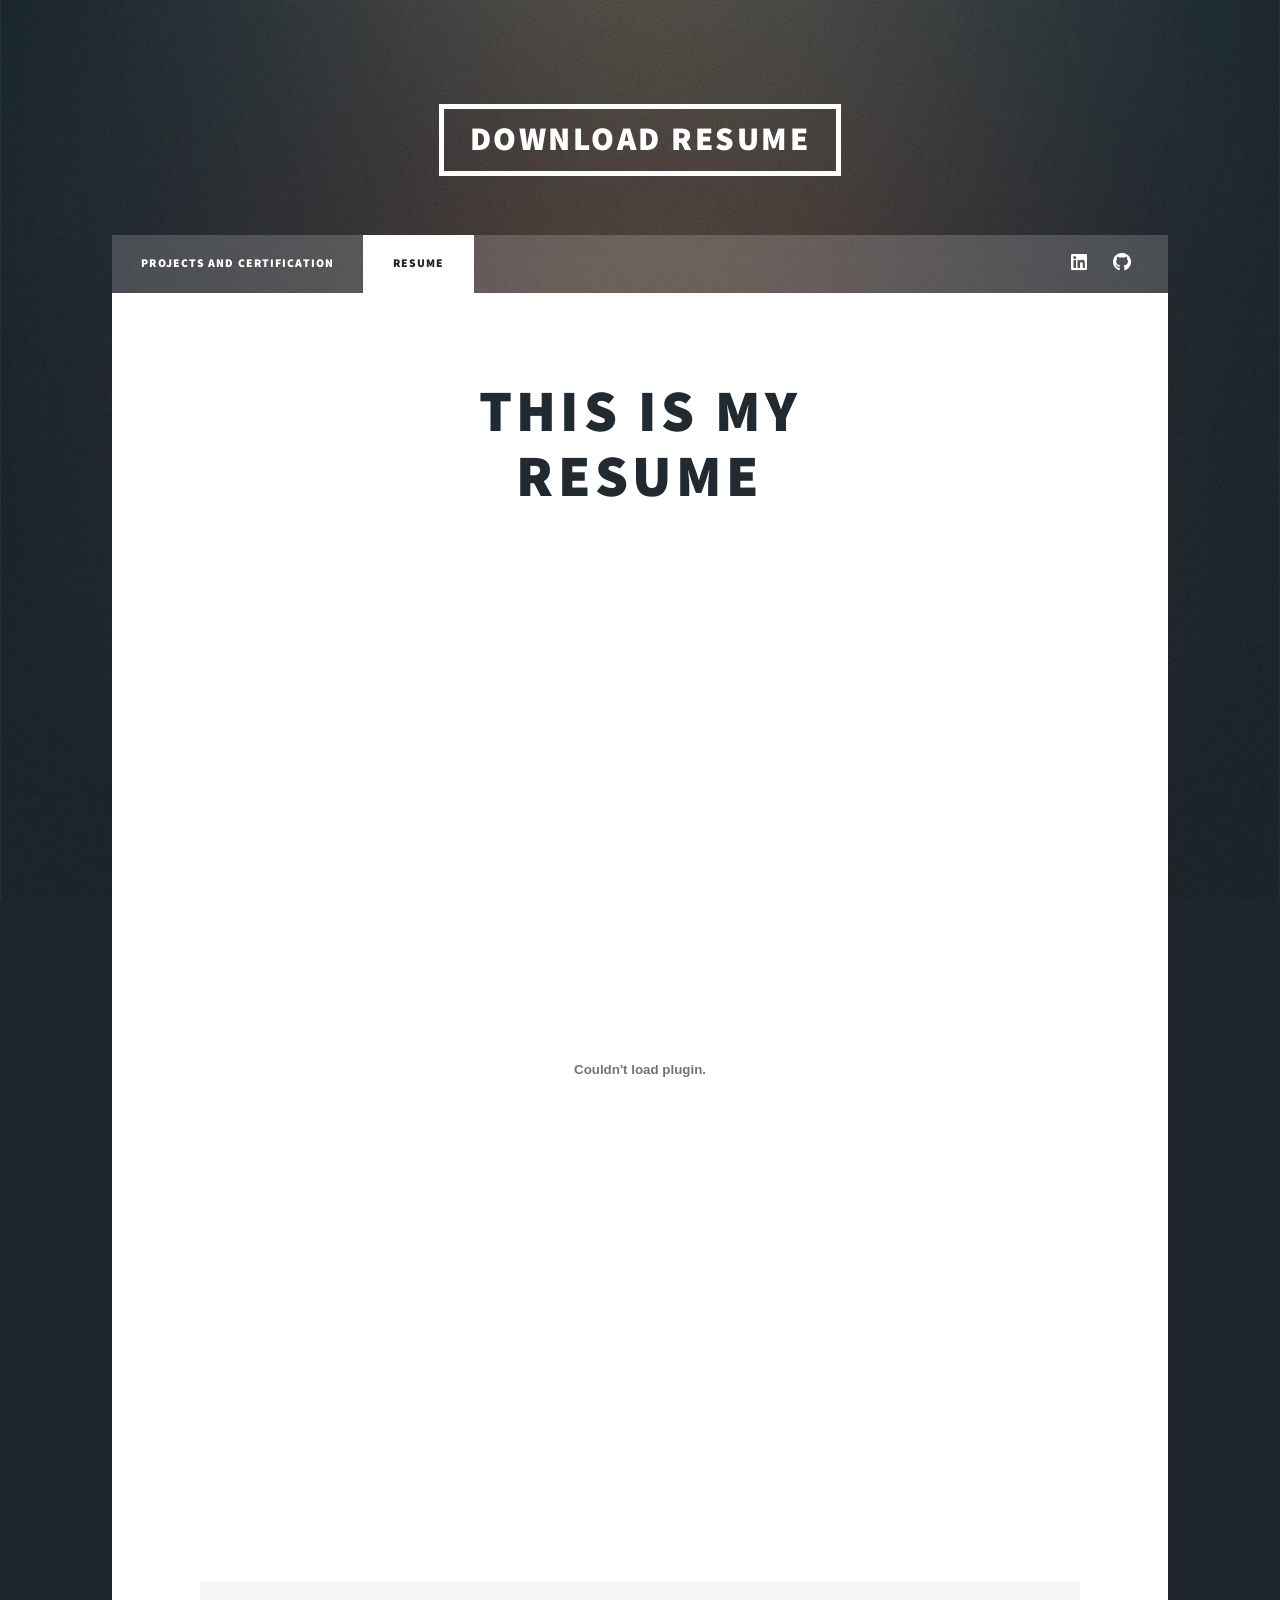
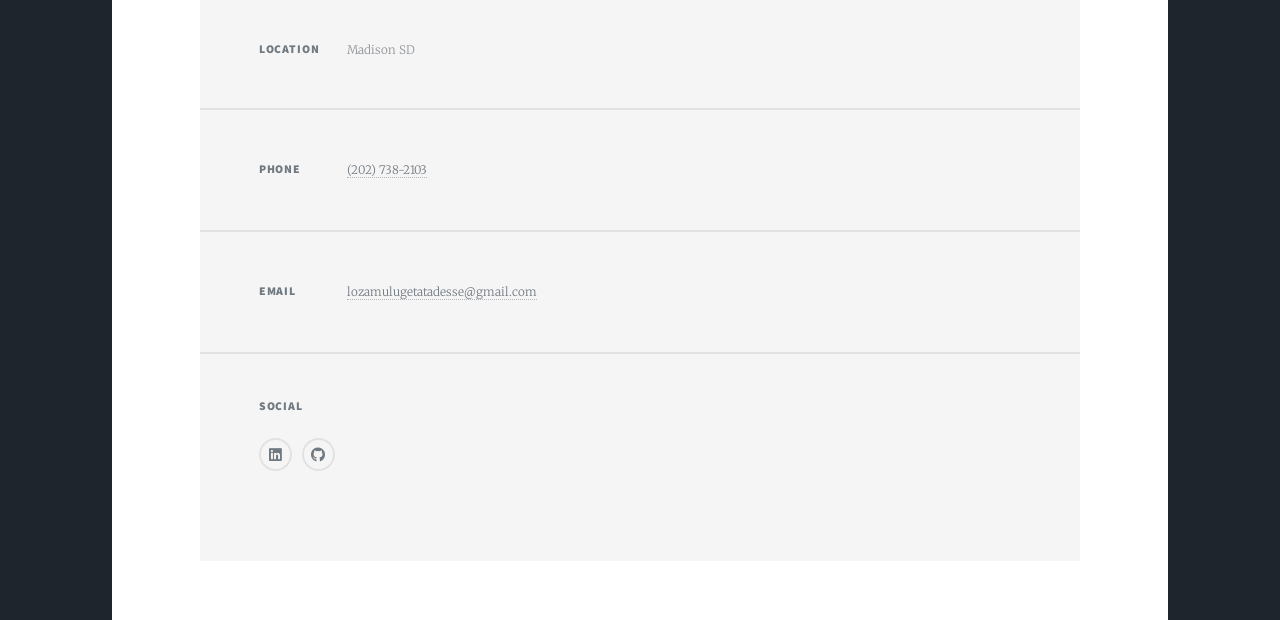
<file: generic.html>
<!DOCTYPE HTML>
<!--
	Massively by HTML5 UP
	html5up.net | @ajlkn
	Free for personal and commercial use under the CCA 3.0 license (html5up.net/license)
-->
<html>
	<head>
		<title>Resume Page - Loza Tadesse Portfolio</title>
		<meta charset="utf-8" />
		<meta name="viewport" content="width=device-width, initial-scale=1, user-scalable=no" />
		<link rel="stylesheet" href="assets/css/main.css" />
		<noscript><link rel="stylesheet" href="assets/css/noscript.css" /></noscript>
	</head>
	<body class="is-preload">

		<!-- Wrapper -->
			<div id="wrapper">

				<!-- Header -->
					<header id="header">
						<a href="ResumeLT.pdf" class="logo">Download Resume</a>
					</header>

				<!-- Nav -->
					<nav id="nav">
						<ul class="links">
							<li><a href="index.html">Projects and Certification</a></li>
							<li class="active"><a href="generic.html">Resume</a></li>

						</ul>
						<ul class="icons">
							<li><a href="https://www.linkedin.com/in/loza-tadesse-49a472194/" class="icon brands alt fa-linkedin"><span class="label">LinkedIN</span></a></li>	
							 		<li><a href="https://github.com/Loza-Tadesse" class="icon brands alt fa-github"><span class="label">GitHub</span></a></li>
						</ul>
					</nav>

				<!-- Main -->
					<div id="main">

						<!-- Post -->
							<section class="post">
								<header class="major">
				
									<h1>This is my<br />
									Resume</h1>
								
								</header>
								<embed src="ResumeLT.pdf" type="application/pdf" width="100%" height="1000px" />

								

								<!--<div class="image main"><img src="images/pic01.jpg" alt="" /></div>
								<p>Donec eget ex magna. Interdum et malesuada fames ac ante ipsum primis in faucibus. Pellentesque venenatis dolor imperdiet dolor mattis sagittis. Praesent rutrum sem diam, vitae egestas enim auctor sit amet. Pellentesque leo mauris, consectetur id ipsum sit amet, fergiat. Pellentesque in mi eu massa lacinia malesuada et a elit. Donec urna ex, lacinia in purus ac, pretium pulvinar mauris. Nunc lorem mauris, fringilla in aliquam at, euismod in lectus. Pellentesque habitant morbi tristique senectus et netus et malesuada fames ac turpis egestas. Curabitur sapien risus, commodo eget turpis at, elementum convallis enim turpis, lorem ipsum dolor sit amet nullam.</p>
								<p>Lorem ipsum dolor sit amet, consectetur adipiscing elit. Duis dapibus rutrum facilisis. Class aptent taciti sociosqu ad litora torquent per conubia nostra, per inceptos himenaeos. Etiam tristique libero eu nibh porttitor fermentum. Nullam venenatis erat id vehicula viverra. Nunc ultrices eros ut ultricies condimentum. Mauris risus lacus, blandit sit amet venenatis non, bibendum vitae dolor. Nunc lorem mauris, fringilla in aliquam at, euismod in lectus. Pellentesque habitant morbi tristique senectus et netus et malesuada fames ac turpis egestas. In non lorem sit amet elit placerat maximus. Pellentesque aliquam maximus risus. Donec eget ex magna. Interdum et malesuada fames ac ante ipsum primis in faucibus. Pellentesque venenatis dolor imperdiet dolor mattis sagittis. Praesent rutrum sem diam, vitae egestas enim auctor sit amet. Pellentesque leo mauris, consectetur id ipsum.</p>
							</section>

					</div>-->

				<!-- Footer -->
					<footer id="footer">
						<section class="split contact">
							<section class="alt">
								<h3>Location</h3>
								<p>Madison SD<br />
								</p>
							</section>
							<section>
								<h3>Phone</h3>
								<p><a href="#">(202) 738-2103</a></p>
							</section>
							<section>
								<h3>Email</h3>
								<p><a href="#">lozamulugetatadesse@gmail.com</a></p>
							</section>
							<section>
							<section>
								<h3>Social</h3>
								<ul class="icons alt">
									<li><a href="https://www.linkedin.com/in/loza-tadesse-49a472194/" class="icon brands alt fa-linkedin"><span class="label">LinkedIN</span></a></li>	
							 		<li><a href="https://github.com/Loza-Tadesse" class="icon brands alt fa-github"><span class="label">GitHub</span></a></li>
								</ul>
							</section>
						</section>
					</footer>

				<!-- Copyright 
					<div id="copyright">
						<ul><li>&copy; Untitled</li><li>Design: <a href="https://html5up.net">HTML5 UP</a></li></ul>
					</div>

			</div>
		-->
		<!-- Scripts -->
			<script src="assets/js/jquery.min.js"></script>
			<script src="assets/js/jquery.scrollex.min.js"></script>
			<script src="assets/js/jquery.scrolly.min.js"></script>
			<script src="assets/js/browser.min.js"></script>
			<script src="assets/js/breakpoints.min.js"></script>
			<script src="assets/js/util.js"></script>
			<script src="assets/js/main.js"></script>

	</body>
</html>
</file>
<file: assets/css/loza.css>
:root {
  --bg: #fbeff5;
  --bg-soft: rgba(239, 213, 237, 0.86);
  --card: rgba(255, 244, 249, 0.92);
  --card-strong: #f7dcef;
  --accent: #cf6bb3;
  --accent-strong: #7f3f86;
  --text: #3f2a3a;
  --text-muted: rgba(63, 42, 58, 0.7);
  --border: rgba(207, 107, 179, 0.32);
  --border-strong: rgba(127, 63, 134, 0.48);
  --shadow-card: 0 30px 60px -40px rgba(127, 63, 134, 0.26);
  --font-body: 'Manrope', -apple-system, BlinkMacSystemFont, 'Segoe UI', sans-serif;
  --font-display: 'Space Grotesk', 'Manrope', sans-serif;
}

*, *::before, *::after {
  box-sizing: border-box;
}

body {
  margin: 0;
  min-height: 100vh;
  font-family: var(--font-body);
  background:
    radial-gradient(circle at 18% 22%, rgba(255, 204, 230, 0.52), transparent 58%),
    radial-gradient(circle at 82% 10%, rgba(221, 188, 245, 0.34), transparent 60%),
    linear-gradient(180deg, #fbeff5 0%, #f0e0f6 88%);
  color: var(--text);
  -webkit-font-smoothing: antialiased;
}

img {
  max-width: 100%;
  display: block;
}

a {
  color: var(--accent);
  text-decoration: none;
}

a:hover {
  color: var(--accent-strong);
}

a:focus-visible,
button:focus-visible {
  outline: 2px solid var(--accent-strong);
  outline-offset: 3px;
}

.page {
  width: 100%;
  min-height: 100vh;
  display: flex;
  flex-direction: column;
  align-items: center;
  gap: 72px;
  padding: 96px 24px 120px;
}

section {
  width: min(1040px, 100%);
  background: var(--card);
  border: 1px solid var(--border);
  border-radius: 28px;
  padding: 72px 64px;
  box-shadow: var(--shadow-card);
  backdrop-filter: blur(24px);
  color: var(--text);
}

.intro {
  text-align: center;
  background: linear-gradient(180deg, rgba(255, 244, 249, 0.94) 0%, rgba(244, 206, 229, 0.75) 100%);
}

.intro-card {
  display: grid;
  gap: 18px;
  justify-items: center;
}

.eyebrow {
  font-size: 0.82rem;
  letter-spacing: 0.32em;
  text-transform: uppercase;
  color: var(--accent-strong);
}

h1,
h2,
h3 {
  font-family: var(--font-display);
  margin: 0;
}

h1 {
  font-size: clamp(2.4rem, 4vw, 3.1rem);
  color: var(--text);
}

.intro-copy {
  max-width: 640px;
  color: var(--text-muted);
  font-size: 1.08rem;
  line-height: 1.7;
}

.section-header {
  display: grid;
  gap: 18px;
  margin-bottom: 48px;
  text-align: left;
}

.section-label {
  font-size: 0.78rem;
  letter-spacing: 0.28em;
  text-transform: uppercase;
  color: var(--accent-strong);
}

.section-header h2 {
  font-size: clamp(2rem, 3.3vw, 2.6rem);
}

.section-header p {
  color: var(--text-muted);
  max-width: 620px;
}

.project-carousel {
  position: relative;
  display: grid;
  gap: 28px;
}

.carousel-viewport {
  position: relative;
  overflow: hidden;
  border-radius: 22px;
}

.carousel-track {
  display: flex;
  gap: 32px;
  margin: 0;
  padding: 8px 8px 32px;
  overflow-x: auto;
  scroll-snap-type: x mandatory;
  scroll-behavior: smooth;
  -webkit-overflow-scrolling: touch;
}

.carousel-track::-webkit-scrollbar {
  display: none;
}

.project-card {
  flex: 0 0 100%;
  scroll-snap-align: center;
  display: grid;
  gap: 28px;
  padding: 36px;
  border-radius: 22px;
  background: var(--card-strong);
  border: 1px solid var(--border);
  box-shadow: 0 26px 48px -34px rgba(127, 63, 134, 0.22);
  transition: border-color 0.25s ease, transform 0.25s ease;
}

.project-card.is-active {
  border-color: var(--border-strong);
  transform: translateY(-4px);
}

.project-media {
  border-radius: 18px;
  overflow: hidden;
  border: 1px solid rgba(207, 107, 179, 0.3);
  background: linear-gradient(135deg, rgba(250, 214, 232, 0.64) 0%, rgba(231, 191, 229, 0.64) 100%);
  max-height: 280px;
}

.project-media img {
  width: 100%;
  height: 100%;
  object-fit: cover;
}

.project-body {
  display: grid;
  gap: 18px;
}

.project-tag {
  font-size: 0.78rem;
  letter-spacing: 0.26em;
  text-transform: uppercase;
  color: var(--accent-strong);
}

.project-body h3 {
  font-size: 1.6rem;
}

.project-body p {
  color: var(--text-muted);
  line-height: 1.6;
}

.tech-list {
  list-style: none;
  display: flex;
  flex-wrap: wrap;
  gap: 10px;
  padding: 0;
  margin: 0;
}

.tech-list li {
  padding: 6px 14px;
  border-radius: 999px;
  border: 1px solid rgba(207, 107, 179, 0.35);
  background: rgba(252, 224, 239, 0.6);
  font-size: 0.78rem;
  letter-spacing: 0.06em;
  text-transform: uppercase;
  color: var(--text-muted);
}

.project-links {
  display: flex;
  flex-wrap: wrap;
  gap: 12px;
  margin-top: 6px;
}

.btn {
  display: inline-flex;
  align-items: center;
  justify-content: center;
  padding: 10px 20px;
  border-radius: 999px;
  border: 1px solid var(--accent);
  background: var(--accent);
  font-weight: 600;
  font-size: 0.9rem;
  letter-spacing: 0.06em;
  text-transform: uppercase;
  color: #fff5fb;
  transition: transform 0.2s ease, box-shadow 0.2s ease, border-color 0.2s ease, color 0.2s ease;
}

.btn:hover {
  transform: translateY(-2px);
  box-shadow: 0 12px 26px -18px rgba(127, 63, 134, 0.32);
  border-color: var(--accent-strong);
}

.btn.ghost {
  background: transparent;
  color: var(--accent-strong);
  border-color: rgba(207, 107, 179, 0.42);
}

.btn.ghost:hover {
  border-color: var(--accent);
  color: var(--accent);
}

.carousel-nav {
  display: none;
}

.project-carousel[data-enhanced="true"] .carousel-nav {
  display: inline-flex;
  position: absolute;
  top: 50%;
  transform: translateY(-50%);
  width: 50px;
  height: 50px;
  border-radius: 50%;
  border: 1px solid rgba(207, 107, 179, 0.3);
  background: rgba(253, 230, 242, 0.92);
  color: var(--accent-strong);
  align-items: center;
  justify-content: center;
  cursor: pointer;
  box-shadow: 0 18px 36px -28px rgba(127, 63, 134, 0.24);
  transition: border-color 0.2s ease, color 0.2s ease, transform 0.2s ease, background 0.2s ease;
}

.project-carousel[data-enhanced="true"] .carousel-nav.prev {
  left: 16px;
}

.project-carousel[data-enhanced="true"] .carousel-nav.next {
  right: 16px;
}

.project-carousel[data-enhanced="true"] .carousel-nav:hover {
  border-color: var(--accent-strong);
  color: #ffffff;
  background: linear-gradient(135deg, var(--accent) 0%, var(--accent-strong) 100%);
  transform: translateY(-50%) scale(1.05);
}

.carousel-dots {
  display: flex;
  justify-content: center;
  gap: 10px;
}

.carousel-dot {
  width: 12px;
  height: 12px;
  border-radius: 50%;
  border: 1px solid rgba(207, 107, 179, 0.32);
  background: rgba(251, 220, 238, 0.65);
  padding: 0;
  cursor: pointer;
  transition: transform 0.2s ease, background 0.2s ease, border-color 0.2s ease;
}

.carousel-dot.is-active {
  background: var(--accent);
  border-color: var(--accent);
  transform: scale(1.15);
}

.education {
  background: linear-gradient(180deg, rgba(255, 244, 249, 0.88) 0%, rgba(244, 210, 230, 0.82) 100%);
}

.education-grid {
  display: grid;
  gap: 24px;
  grid-template-columns: repeat(auto-fit, minmax(220px, 1fr));
}

.education-grid article {
  background: rgba(253, 232, 245, 0.9);
  border: 1px solid rgba(207, 107, 179, 0.3);
  border-radius: 18px;
  padding: 24px;
  display: grid;
  gap: 8px;
  box-shadow: 0 18px 36px -30px rgba(127, 63, 134, 0.2);
}

.edu-title {
  font-family: var(--font-display);
  font-size: 1.1rem;
}

.edu-detail {
  margin: 0;
  color: var(--text-muted);
}

@media (min-width: 880px) {
  .project-card {
    grid-template-columns: minmax(0, 320px) minmax(0, 1fr);
    align-items: center;
  }

  .project-media {
    max-height: none;
    height: 100%;
  }
}

@media (max-width: 720px) {
  .page {
    padding: 72px 18px 96px;
    gap: 56px;
  }

  section {
    padding: 52px 28px;
    border-radius: 24px;
  }

  .project-card {
    padding: 28px;
  }

  .carousel-track {
    gap: 24px;
  }

  .project-carousel[data-enhanced="true"] .carousel-nav {
    display: none;
  }
}

@media (max-width: 520px) {
  .intro-copy {
    font-size: 1rem;
  }

  .project-card {
    padding: 24px;
  }

  .project-links {
    flex-direction: column;
    align-items: stretch;
  }
}
</file>
<file: assets/css/main.css>
@import url(fontawesome-all.min.css);
@import url("https://fonts.googleapis.com/css?family=Merriweather:300,700,300italic,700italic|Source+Sans+Pro:900");

/*
	Massively by HTML5 UP
	html5up.net | @ajlkn
	Free for personal and commercial use under the CCA 3.0 license (html5up.net/license)
*/

html, body, div, span, applet, object,
iframe, h1, h2, h3, h4, h5, h6, p, blockquote,
pre, a, abbr, acronym, address, big, cite,
code, del, dfn, em, img, ins, kbd, q, s, samp,
small, strike, strong, sub, sup, tt, var, b,
u, i, center, dl, dt, dd, ol, ul, li, fieldset,
form, label, legend, table, caption, tbody,
tfoot, thead, tr, th, td, article, aside,
canvas, details, embed, figure, figcaption,
footer, header, hgroup, menu, nav, output, ruby,
section, summary, time, mark, audio, video {
	margin: 0;
	padding: 0;
	border: 0;
	font-size: 100%;
	font: inherit;
	vertical-align: baseline;}

article, aside, details, figcaption, figure,
footer, header, hgroup, menu, nav, section {
	display: block;}

body {
	line-height: 1;
}

ol, ul {
	list-style: none;
}

blockquote, q {
	quotes: none;
}

	blockquote:before, blockquote:after, q:before, q:after {
		content: '';
		content: none;
	}

table {
	border-collapse: collapse;
	border-spacing: 0;
}

body {
	-webkit-text-size-adjust: none;
}

mark {
	background-color: transparent;
	color: inherit;
}

input::-moz-focus-inner {
	border: 0;
	padding: 0;
}

input, select, textarea {
	-moz-appearance: none;
	-webkit-appearance: none;
	-ms-appearance: none;
	appearance: none;
}

/* Basic */

	@-ms-viewport {
		width: device-width;
	}

	body {
		-ms-overflow-style: scrollbar;
	}

	@media screen and (max-width: 480px) {

		html, body {
			min-width: 320px;
		}

	}

	html {
		box-sizing: border-box;
	}

	*, *:before, *:after {
		box-sizing: inherit;
	}

	body {
		background-color: #1e252d;
	}

		body.is-preload *, body.is-preload *:before, body.is-preload *:after {
			-moz-animation: none !important;
			-webkit-animation: none !important;
			-ms-animation: none !important;
			animation: none !important;
			-moz-transition: none !important;
			-webkit-transition: none !important;
			-ms-transition: none !important;
			transition: none !important;
		}

/* Type */

	html {
		font-size: 16pt;
	}

		@media screen and (max-width: 1680px) {

			html {
				font-size: 12pt;
			}

		}

		@media screen and (max-width: 1280px) {

			html {
				font-size: 11pt;
			}

		}

		@media screen and (max-width: 360px) {

			html {
				font-size: 10pt;
			}

		}

	body {
		color: #212931;
	}

	body, input, select, textarea {
		font-family: "Merriweather", Georgia, serif;
		font-weight: 300;
		font-size: 1rem;
		line-height: 2.375;
	}

	a {
		-moz-transition: color 0.2s ease-in-out, background-color 0.2s ease-in-out, border-color 0.2s ease-in-out, box-shadow 0.2s ease-in-out;
		-webkit-transition: color 0.2s ease-in-out, background-color 0.2s ease-in-out, border-color 0.2s ease-in-out, box-shadow 0.2s ease-in-out;
		-ms-transition: color 0.2s ease-in-out, background-color 0.2s ease-in-out, border-color 0.2s ease-in-out, box-shadow 0.2s ease-in-out;
		transition: color 0.2s ease-in-out, background-color 0.2s ease-in-out, border-color 0.2s ease-in-out, box-shadow 0.2s ease-in-out;
		border-bottom: dotted 1px;
		text-decoration: none;
	}

		a:hover {
			border-bottom-color: transparent;
		}

	strong, b {
		font-weight: 600;
	}

	em, i {
		font-style: italic;
	}

	p {
		text-align: justify;
		margin: 0 0 2rem 0;
	}

	h1, h2, h3, h4, h5, h6 {
		font-family: "Source Sans Pro", Helvetica, sans-serif;
		font-weight: 900;
		line-height: 1.5;
		letter-spacing: 0.075em;
		text-transform: uppercase;
		margin: 0 0 1rem 0;
	}

		h1 a, h2 a, h3 a, h4 a, h5 a, h6 a {
			border-bottom: 0;
			color: inherit;
			text-decoration: none;
		}

	h1 {
		font-size: 4rem;
		line-height: 1.1;
		margin: 0 0 2rem 0;
	}

	h2 {
		font-size: 1.75rem;
		line-height: 1.3;
		margin: 0 0 1.5rem 0;
	}

	h3 {
		font-size: 1.25rem;
		margin: 0 0 1.5rem 0;
	}

	h4 {
		font-size: 1rem;
	}

	h5 {
		font-size: 0.9rem;
	}

	h6 {
		font-size: 0.8rem;
	}

	sub {
		font-size: 0.8rem;
		position: relative;
		top: 0.5rem;
	}

	sup {
		font-size: 0.8rem;
		position: relative;
		top: -0.5rem;
	}

	blockquote {
		border-left: solid 4px;
		font-style: italic;
		margin: 0 0 2rem 0;
		padding: 0.5rem 0 0.5rem 2rem;
	}

	code {
		border: solid 2px;
		font-family: "Courier New", monospace;
		font-size: 0.9rem;
		margin: 0 0.25rem;
		padding: 0.25rem 0.65rem;
	}

	pre {
		-webkit-overflow-scrolling: touch;
		font-family: "Courier New", monospace;
		font-size: 0.9rem;
		margin: 0 0 2rem 0;
	}

		pre code {
			display: block;
			line-height: 1.75;
			padding: 1rem 1.5rem;
			overflow-x: auto;
		}

	hr {
		border: 0;
		border-bottom: solid 2px;
		margin: 3rem 0;
	}

		hr.major {
			margin: 5rem 0;
		}

	.align-left {
		text-align: left;
	}

	.align-center {
		text-align: center;
	}

	.align-right {
		text-align: right;
	}

	input, select, textarea {
		color: #212931;
	}

	a {
		color: #212931;
		border-bottom-color: rgba(33, 41, 49, 0.5);
	}

		a:hover {
			border-bottom-color: transparent;
			color: #18bfef !important;
		}

	strong, b {
		color: #212931;
	}

	h1, h2, h3, h4, h5, h6 {
		color: #212931;
	}

	blockquote {
		border-left-color: #eeeeee;
	}

	code {
		background: rgba(220, 220, 220, 0.25);
		border-color: #eeeeee;
	}

	hr {
		border-bottom-color: #eeeeee;
	}

/* Row */

	.row {
		display: flex;
		flex-wrap: wrap;
		box-sizing: border-box;
		align-items: stretch;
	}

		.row > * {
			box-sizing: border-box;
		}

		.row.gtr-uniform > * > :last-child {
			margin-bottom: 0;
		}

		.row.aln-left {
			justify-content: flex-start;
		}

		.row.aln-center {
			justify-content: center;
		}

		.row.aln-right {
			justify-content: flex-end;
		}

		.row.aln-top {
			align-items: flex-start;
		}

		.row.aln-middle {
			align-items: center;
		}

		.row.aln-bottom {
			align-items: flex-end;
		}

		.row > .imp {
			order: -1;
		}

		.row > .col-1 {
			width: 8.33333%;
		}

		.row > .off-1 {
			margin-left: 8.33333%;
		}

		.row > .col-2 {
			width: 16.66667%;
		}

		.row > .off-2 {
			margin-left: 16.66667%;
		}

		.row > .col-3 {
			width: 25%;
		}

		.row > .off-3 {
			margin-left: 25%;
		}

		.row > .col-4 {
			width: 33.33333%;
		}

		.row > .off-4 {
			margin-left: 33.33333%;
		}

		.row > .col-5 {
			width: 41.66667%;
		}

		.row > .off-5 {
			margin-left: 41.66667%;
		}

		.row > .col-6 {
			width: 50%;
		}

		.row > .off-6 {
			margin-left: 50%;
		}

		.row > .col-7 {
			width: 58.33333%;
		}

		.row > .off-7 {
			margin-left: 58.33333%;
		}

		.row > .col-8 {
			width: 66.66667%;
		}

		.row > .off-8 {
			margin-left: 66.66667%;
		}

		.row > .col-9 {
			width: 75%;
		}

		.row > .off-9 {
			margin-left: 75%;
		}

		.row > .col-10 {
			width: 83.33333%;
		}

		.row > .off-10 {
			margin-left: 83.33333%;
		}

		.row > .col-11 {
			width: 91.66667%;
		}

		.row > .off-11 {
			margin-left: 91.66667%;
		}

		.row > .col-12 {
			width: 100%;
		}

		.row > .off-12 {
			margin-left: 100%;
		}

		.row.gtr-0 {
			margin-top: 0;
			margin-left: 0rem;
		}

			.row.gtr-0 > * {
				padding: 0 0 0 0rem;
			}

			.row.gtr-0.gtr-uniform {
				margin-top: 0rem;
			}

				.row.gtr-0.gtr-uniform > * {
					padding-top: 0rem;
				}

		.row.gtr-25 {
			margin-top: 0;
			margin-left: -0.375rem;
		}

			.row.gtr-25 > * {
				padding: 0 0 0 0.375rem;
			}

			.row.gtr-25.gtr-uniform {
				margin-top: -0.375rem;
			}

				.row.gtr-25.gtr-uniform > * {
					padding-top: 0.375rem;
				}

		.row.gtr-50 {
			margin-top: 0;
			margin-left: -0.75rem;
		}

			.row.gtr-50 > * {
				padding: 0 0 0 0.75rem;
			}

			.row.gtr-50.gtr-uniform {
				margin-top: -0.75rem;
			}

				.row.gtr-50.gtr-uniform > * {
					padding-top: 0.75rem;
				}

		.row {
			margin-top: 0;
			margin-left: -1.5rem;
		}

			.row > * {
				padding: 0 0 0 1.5rem;
			}

			.row.gtr-uniform {
				margin-top: -1.5rem;
			}

				.row.gtr-uniform > * {
					padding-top: 1.5rem;
				}

		.row.gtr-150 {
			margin-top: 0;
			margin-left: -2.25rem;
		}

			.row.gtr-150 > * {
				padding: 0 0 0 2.25rem;
			}

			.row.gtr-150.gtr-uniform {
				margin-top: -2.25rem;
			}

				.row.gtr-150.gtr-uniform > * {
					padding-top: 2.25rem;
				}

		.row.gtr-200 {
			margin-top: 0;
			margin-left: -3rem;
		}

			.row.gtr-200 > * {
				padding: 0 0 0 3rem;
			}

			.row.gtr-200.gtr-uniform {
				margin-top: -3rem;
			}

				.row.gtr-200.gtr-uniform > * {
					padding-top: 3rem;
				}

		@media screen and (max-width: 1680px) {

			.row {
				display: flex;
				flex-wrap: wrap;
				box-sizing: border-box;
				align-items: stretch;
			}

				.row > * {
					box-sizing: border-box;
				}

				.row.gtr-uniform > * > :last-child {
					margin-bottom: 0;
				}

				.row.aln-left {
					justify-content: flex-start;
				}

				.row.aln-center {
					justify-content: center;
				}

				.row.aln-right {
					justify-content: flex-end;
				}

				.row.aln-top {
					align-items: flex-start;
				}

				.row.aln-middle {
					align-items: center;
				}

				.row.aln-bottom {
					align-items: flex-end;
				}

				.row > .imp-xlarge {
					order: -1;
				}

				.row > .col-1-xlarge {
					width: 8.33333%;
				}

				.row > .off-1-xlarge {
					margin-left: 8.33333%;
				}

				.row > .col-2-xlarge {
					width: 16.66667%;
				}

				.row > .off-2-xlarge {
					margin-left: 16.66667%;
				}

				.row > .col-3-xlarge {
					width: 25%;
				}

				.row > .off-3-xlarge {
					margin-left: 25%;
				}

				.row > .col-4-xlarge {
					width: 33.33333%;
				}

				.row > .off-4-xlarge {
					margin-left: 33.33333%;
				}

				.row > .col-5-xlarge {
					width: 41.66667%;
				}

				.row > .off-5-xlarge {
					margin-left: 41.66667%;
				}

				.row > .col-6-xlarge {
					width: 50%;
				}

				.row > .off-6-xlarge {
					margin-left: 50%;
				}

				.row > .col-7-xlarge {
					width: 58.33333%;
				}

				.row > .off-7-xlarge {
					margin-left: 58.33333%;
				}

				.row > .col-8-xlarge {
					width: 66.66667%;
				}

				.row > .off-8-xlarge {
					margin-left: 66.66667%;
				}

				.row > .col-9-xlarge {
					width: 75%;
				}

				.row > .off-9-xlarge {
					margin-left: 75%;
				}

				.row > .col-10-xlarge {
					width: 83.33333%;
				}

				.row > .off-10-xlarge {
					margin-left: 83.33333%;
				}

				.row > .col-11-xlarge {
					width: 91.66667%;
				}

				.row > .off-11-xlarge {
					margin-left: 91.66667%;
				}

				.row > .col-12-xlarge {
					width: 100%;
				}

				.row > .off-12-xlarge {
					margin-left: 100%;
				}

				.row.gtr-0 {
					margin-top: 0;
					margin-left: 0rem;
				}

					.row.gtr-0 > * {
						padding: 0 0 0 0rem;
					}

					.row.gtr-0.gtr-uniform {
						margin-top: 0rem;
					}

						.row.gtr-0.gtr-uniform > * {
							padding-top: 0rem;
						}

				.row.gtr-25 {
					margin-top: 0;
					margin-left: -0.375rem;
				}

					.row.gtr-25 > * {
						padding: 0 0 0 0.375rem;
					}

					.row.gtr-25.gtr-uniform {
						margin-top: -0.375rem;
					}

						.row.gtr-25.gtr-uniform > * {
							padding-top: 0.375rem;
						}

				.row.gtr-50 {
					margin-top: 0;
					margin-left: -0.75rem;
				}

					.row.gtr-50 > * {
						padding: 0 0 0 0.75rem;
					}

					.row.gtr-50.gtr-uniform {
						margin-top: -0.75rem;
					}

						.row.gtr-50.gtr-uniform > * {
							padding-top: 0.75rem;
						}

				.row {
					margin-top: 0;
					margin-left: -1.5rem;
				}

					.row > * {
						padding: 0 0 0 1.5rem;
					}

					.row.gtr-uniform {
						margin-top: -1.5rem;
					}

						.row.gtr-uniform > * {
							padding-top: 1.5rem;
						}

				.row.gtr-150 {
					margin-top: 0;
					margin-left: -2.25rem;
				}

					.row.gtr-150 > * {
						padding: 0 0 0 2.25rem;
					}

					.row.gtr-150.gtr-uniform {
						margin-top: -2.25rem;
					}

						.row.gtr-150.gtr-uniform > * {
							padding-top: 2.25rem;
						}

				.row.gtr-200 {
					margin-top: 0;
					margin-left: -3rem;
				}

					.row.gtr-200 > * {
						padding: 0 0 0 3rem;
					}

					.row.gtr-200.gtr-uniform {
						margin-top: -3rem;
					}

						.row.gtr-200.gtr-uniform > * {
							padding-top: 3rem;
						}

		}

		@media screen and (max-width: 1280px) {

			.row {
				display: flex;
				flex-wrap: wrap;
				box-sizing: border-box;
				align-items: stretch;
			}

				.row > * {
					box-sizing: border-box;
				}

				.row.gtr-uniform > * > :last-child {
					margin-bottom: 0;
				}

				.row.aln-left {
					justify-content: flex-start;
				}

				.row.aln-center {
					justify-content: center;
				}

				.row.aln-right {
					justify-content: flex-end;
				}

				.row.aln-top {
					align-items: flex-start;
				}

				.row.aln-middle {
					align-items: center;
				}

				.row.aln-bottom {
					align-items: flex-end;
				}

				.row > .imp-large {
					order: -1;
				}

				.row > .col-1-large {
					width: 8.33333%;
				}

				.row > .off-1-large {
					margin-left: 8.33333%;
				}

				.row > .col-2-large {
					width: 16.66667%;
				}

				.row > .off-2-large {
					margin-left: 16.66667%;
				}

				.row > .col-3-large {
					width: 25%;
				}

				.row > .off-3-large {
					margin-left: 25%;
				}

				.row > .col-4-large {
					width: 33.33333%;
				}

				.row > .off-4-large {
					margin-left: 33.33333%;
				}

				.row > .col-5-large {
					width: 41.66667%;
				}

				.row > .off-5-large {
					margin-left: 41.66667%;
				}

				.row > .col-6-large {
					width: 50%;
				}

				.row > .off-6-large {
					margin-left: 50%;
				}

				.row > .col-7-large {
					width: 58.33333%;
				}

				.row > .off-7-large {
					margin-left: 58.33333%;
				}

				.row > .col-8-large {
					width: 66.66667%;
				}

				.row > .off-8-large {
					margin-left: 66.66667%;
				}

				.row > .col-9-large {
					width: 75%;
				}

				.row > .off-9-large {
					margin-left: 75%;
				}

				.row > .col-10-large {
					width: 83.33333%;
				}

				.row > .off-10-large {
					margin-left: 83.33333%;
				}

				.row > .col-11-large {
					width: 91.66667%;
				}

				.row > .off-11-large {
					margin-left: 91.66667%;
				}

				.row > .col-12-large {
					width: 100%;
				}

				.row > .off-12-large {
					margin-left: 100%;
				}

				.row.gtr-0 {
					margin-top: 0;
					margin-left: 0rem;
				}

					.row.gtr-0 > * {
						padding: 0 0 0 0rem;
					}

					.row.gtr-0.gtr-uniform {
						margin-top: 0rem;
					}

						.row.gtr-0.gtr-uniform > * {
							padding-top: 0rem;
						}

				.row.gtr-25 {
					margin-top: 0;
					margin-left: -0.375rem;
				}

					.row.gtr-25 > * {
						padding: 0 0 0 0.375rem;
					}

					.row.gtr-25.gtr-uniform {
						margin-top: -0.375rem;
					}

						.row.gtr-25.gtr-uniform > * {
							padding-top: 0.375rem;
						}

				.row.gtr-50 {
					margin-top: 0;
					margin-left: -0.75rem;
				}

					.row.gtr-50 > * {
						padding: 0 0 0 0.75rem;
					}

					.row.gtr-50.gtr-uniform {
						margin-top: -0.75rem;
					}

						.row.gtr-50.gtr-uniform > * {
							padding-top: 0.75rem;
						}

				.row {
					margin-top: 0;
					margin-left: -1.5rem;
				}

					.row > * {
						padding: 0 0 0 1.5rem;
					}

					.row.gtr-uniform {
						margin-top: -1.5rem;
					}

						.row.gtr-uniform > * {
							padding-top: 1.5rem;
						}

				.row.gtr-150 {
					margin-top: 0;
					margin-left: -2.25rem;
				}

					.row.gtr-150 > * {
						padding: 0 0 0 2.25rem;
					}

					.row.gtr-150.gtr-uniform {
						margin-top: -2.25rem;
					}

						.row.gtr-150.gtr-uniform > * {
							padding-top: 2.25rem;
						}

				.row.gtr-200 {
					margin-top: 0;
					margin-left: -3rem;
				}

					.row.gtr-200 > * {
						padding: 0 0 0 3rem;
					}

					.row.gtr-200.gtr-uniform {
						margin-top: -3rem;
					}

						.row.gtr-200.gtr-uniform > * {
							padding-top: 3rem;
						}

		}

		@media screen and (max-width: 980px) {

			.row {
				display: flex;
				flex-wrap: wrap;
				box-sizing: border-box;
				align-items: stretch;
			}

				.row > * {
					box-sizing: border-box;
				}

				.row.gtr-uniform > * > :last-child {
					margin-bottom: 0;
				}

				.row.aln-left {
					justify-content: flex-start;
				}

				.row.aln-center {
					justify-content: center;
				}

				.row.aln-right {
					justify-content: flex-end;
				}

				.row.aln-top {
					align-items: flex-start;
				}

				.row.aln-middle {
					align-items: center;
				}

				.row.aln-bottom {
					align-items: flex-end;
				}

				.row > .imp-medium {
					order: -1;
				}

				.row > .col-1-medium {
					width: 8.33333%;
				}

				.row > .off-1-medium {
					margin-left: 8.33333%;
				}

				.row > .col-2-medium {
					width: 16.66667%;
				}

				.row > .off-2-medium {
					margin-left: 16.66667%;
				}

				.row > .col-3-medium {
					width: 25%;
				}

				.row > .off-3-medium {
					margin-left: 25%;
				}

				.row > .col-4-medium {
					width: 33.33333%;
				}

				.row > .off-4-medium {
					margin-left: 33.33333%;
				}

				.row > .col-5-medium {
					width: 41.66667%;
				}

				.row > .off-5-medium {
					margin-left: 41.66667%;
				}

				.row > .col-6-medium {
					width: 50%;
				}

				.row > .off-6-medium {
					margin-left: 50%;
				}

				.row > .col-7-medium {
					width: 58.33333%;
				}

				.row > .off-7-medium {
					margin-left: 58.33333%;
				}

				.row > .col-8-medium {
					width: 66.66667%;
				}

				.row > .off-8-medium {
					margin-left: 66.66667%;
				}

				.row > .col-9-medium {
					width: 75%;
				}

				.row > .off-9-medium {
					margin-left: 75%;
				}

				.row > .col-10-medium {
					width: 83.33333%;
				}

				.row > .off-10-medium {
					margin-left: 83.33333%;
				}

				.row > .col-11-medium {
					width: 91.66667%;
				}

				.row > .off-11-medium {
					margin-left: 91.66667%;
				}

				.row > .col-12-medium {
					width: 100%;
				}

				.row > .off-12-medium {
					margin-left: 100%;
				}

				.row.gtr-0 {
					margin-top: 0;
					margin-left: 0rem;
				}

					.row.gtr-0 > * {
						padding: 0 0 0 0rem;
					}

					.row.gtr-0.gtr-uniform {
						margin-top: 0rem;
					}

						.row.gtr-0.gtr-uniform > * {
							padding-top: 0rem;
						}

				.row.gtr-25 {
					margin-top: 0;
					margin-left: -0.375rem;
				}

					.row.gtr-25 > * {
						padding: 0 0 0 0.375rem;
					}

					.row.gtr-25.gtr-uniform {
						margin-top: -0.375rem;
					}

						.row.gtr-25.gtr-uniform > * {
							padding-top: 0.375rem;
						}

				.row.gtr-50 {
					margin-top: 0;
					margin-left: -0.75rem;
				}

					.row.gtr-50 > * {
						padding: 0 0 0 0.75rem;
					}

					.row.gtr-50.gtr-uniform {
						margin-top: -0.75rem;
					}

						.row.gtr-50.gtr-uniform > * {
							padding-top: 0.75rem;
						}

				.row {
					margin-top: 0;
					margin-left: -1.5rem;
				}

					.row > * {
						padding: 0 0 0 1.5rem;
					}

					.row.gtr-uniform {
						margin-top: -1.5rem;
					}

						.row.gtr-uniform > * {
							padding-top: 1.5rem;
						}

				.row.gtr-150 {
					margin-top: 0;
					margin-left: -2.25rem;
				}

					.row.gtr-150 > * {
						padding: 0 0 0 2.25rem;
					}

					.row.gtr-150.gtr-uniform {
						margin-top: -2.25rem;
					}

						.row.gtr-150.gtr-uniform > * {
							padding-top: 2.25rem;
						}

				.row.gtr-200 {
					margin-top: 0;
					margin-left: -3rem;
				}

					.row.gtr-200 > * {
						padding: 0 0 0 3rem;
					}

					.row.gtr-200.gtr-uniform {
						margin-top: -3rem;
					}

						.row.gtr-200.gtr-uniform > * {
							padding-top: 3rem;
						}

		}

		@media screen and (max-width: 736px) {

			.row {
				display: flex;
				flex-wrap: wrap;
				box-sizing: border-box;
				align-items: stretch;
			}

				.row > * {
					box-sizing: border-box;
				}

				.row.gtr-uniform > * > :last-child {
					margin-bottom: 0;
				}

				.row.aln-left {
					justify-content: flex-start;
				}

				.row.aln-center {
					justify-content: center;
				}

				.row.aln-right {
					justify-content: flex-end;
				}

				.row.aln-top {
					align-items: flex-start;
				}

				.row.aln-middle {
					align-items: center;
				}

				.row.aln-bottom {
					align-items: flex-end;
				}

				.row > .imp-small {
					order: -1;
				}

				.row > .col-1-small {
					width: 8.33333%;
				}

				.row > .off-1-small {
					margin-left: 8.33333%;
				}

				.row > .col-2-small {
					width: 16.66667%;
				}

				.row > .off-2-small {
					margin-left: 16.66667%;
				}

				.row > .col-3-small {
					width: 25%;
				}

				.row > .off-3-small {
					margin-left: 25%;
				}

				.row > .col-4-small {
					width: 33.33333%;
				}

				.row > .off-4-small {
					margin-left: 33.33333%;
				}

				.row > .col-5-small {
					width: 41.66667%;
				}

				.row > .off-5-small {
					margin-left: 41.66667%;
				}

				.row > .col-6-small {
					width: 50%;
				}

				.row > .off-6-small {
					margin-left: 50%;
				}

				.row > .col-7-small {
					width: 58.33333%;
				}

				.row > .off-7-small {
					margin-left: 58.33333%;
				}

				.row > .col-8-small {
					width: 66.66667%;
				}

				.row > .off-8-small {
					margin-left: 66.66667%;
				}

				.row > .col-9-small {
					width: 75%;
				}

				.row > .off-9-small {
					margin-left: 75%;
				}

				.row > .col-10-small {
					width: 83.33333%;
				}

				.row > .off-10-small {
					margin-left: 83.33333%;
				}

				.row > .col-11-small {
					width: 91.66667%;
				}

				.row > .off-11-small {
					margin-left: 91.66667%;
				}

				.row > .col-12-small {
					width: 100%;
				}

				.row > .off-12-small {
					margin-left: 100%;
				}

				.row.gtr-0 {
					margin-top: 0;
					margin-left: 0rem;
				}

					.row.gtr-0 > * {
						padding: 0 0 0 0rem;
					}

					.row.gtr-0.gtr-uniform {
						margin-top: 0rem;
					}

						.row.gtr-0.gtr-uniform > * {
							padding-top: 0rem;
						}

				.row.gtr-25 {
					margin-top: 0;
					margin-left: -0.375rem;
				}

					.row.gtr-25 > * {
						padding: 0 0 0 0.375rem;
					}

					.row.gtr-25.gtr-uniform {
						margin-top: -0.375rem;
					}

						.row.gtr-25.gtr-uniform > * {
							padding-top: 0.375rem;
						}

				.row.gtr-50 {
					margin-top: 0;
					margin-left: -0.75rem;
				}

					.row.gtr-50 > * {
						padding: 0 0 0 0.75rem;
					}

					.row.gtr-50.gtr-uniform {
						margin-top: -0.75rem;
					}

						.row.gtr-50.gtr-uniform > * {
							padding-top: 0.75rem;
						}

				.row {
					margin-top: 0;
					margin-left: -1.5rem;
				}

					.row > * {
						padding: 0 0 0 1.5rem;
					}

					.row.gtr-uniform {
						margin-top: -1.5rem;
					}

						.row.gtr-uniform > * {
							padding-top: 1.5rem;
						}

				.row.gtr-150 {
					margin-top: 0;
					margin-left: -2.25rem;
				}

					.row.gtr-150 > * {
						padding: 0 0 0 2.25rem;
					}

					.row.gtr-150.gtr-uniform {
						margin-top: -2.25rem;
					}

						.row.gtr-150.gtr-uniform > * {
							padding-top: 2.25rem;
						}

				.row.gtr-200 {
					margin-top: 0;
					margin-left: -3rem;
				}

					.row.gtr-200 > * {
						padding: 0 0 0 3rem;
					}

					.row.gtr-200.gtr-uniform {
						margin-top: -3rem;
					}

						.row.gtr-200.gtr-uniform > * {
							padding-top: 3rem;
						}

		}

		@media screen and (max-width: 480px) {

			.row {
				display: flex;
				flex-wrap: wrap;
				box-sizing: border-box;
				align-items: stretch;
			}

				.row > * {
					box-sizing: border-box;
				}

				.row.gtr-uniform > * > :last-child {
					margin-bottom: 0;
				}

				.row.aln-left {
					justify-content: flex-start;
				}

				.row.aln-center {
					justify-content: center;
				}

				.row.aln-right {
					justify-content: flex-end;
				}

				.row.aln-top {
					align-items: flex-start;
				}

				.row.aln-middle {
					align-items: center;
				}

				.row.aln-bottom {
					align-items: flex-end;
				}

				.row > .imp-xsmall {
					order: -1;
				}

				.row > .col-1-xsmall {
					width: 8.33333%;
				}

				.row > .off-1-xsmall {
					margin-left: 8.33333%;
				}

				.row > .col-2-xsmall {
					width: 16.66667%;
				}

				.row > .off-2-xsmall {
					margin-left: 16.66667%;
				}

				.row > .col-3-xsmall {
					width: 25%;
				}

				.row > .off-3-xsmall {
					margin-left: 25%;
				}

				.row > .col-4-xsmall {
					width: 33.33333%;
				}

				.row > .off-4-xsmall {
					margin-left: 33.33333%;
				}

				.row > .col-5-xsmall {
					width: 41.66667%;
				}

				.row > .off-5-xsmall {
					margin-left: 41.66667%;
				}

				.row > .col-6-xsmall {
					width: 50%;
				}

				.row > .off-6-xsmall {
					margin-left: 50%;
				}

				.row > .col-7-xsmall {
					width: 58.33333%;
				}

				.row > .off-7-xsmall {
					margin-left: 58.33333%;
				}

				.row > .col-8-xsmall {
					width: 66.66667%;
				}

				.row > .off-8-xsmall {
					margin-left: 66.66667%;
				}

				.row > .col-9-xsmall {
					width: 75%;
				}

				.row > .off-9-xsmall {
					margin-left: 75%;
				}

				.row > .col-10-xsmall {
					width: 83.33333%;
				}

				.row > .off-10-xsmall {
					margin-left: 83.33333%;
				}

				.row > .col-11-xsmall {
					width: 91.66667%;
				}

				.row > .off-11-xsmall {
					margin-left: 91.66667%;
				}

				.row > .col-12-xsmall {
					width: 100%;
				}

				.row > .off-12-xsmall {
					margin-left: 100%;
				}

				.row.gtr-0 {
					margin-top: 0;
					margin-left: 0rem;
				}

					.row.gtr-0 > * {
						padding: 0 0 0 0rem;
					}

					.row.gtr-0.gtr-uniform {
						margin-top: 0rem;
					}

						.row.gtr-0.gtr-uniform > * {
							padding-top: 0rem;
						}

				.row.gtr-25 {
					margin-top: 0;
					margin-left: -0.375rem;
				}

					.row.gtr-25 > * {
						padding: 0 0 0 0.375rem;
					}

					.row.gtr-25.gtr-uniform {
						margin-top: -0.375rem;
					}

						.row.gtr-25.gtr-uniform > * {
							padding-top: 0.375rem;
						}

				.row.gtr-50 {
					margin-top: 0;
					margin-left: -0.75rem;
				}

					.row.gtr-50 > * {
						padding: 0 0 0 0.75rem;
					}

					.row.gtr-50.gtr-uniform {
						margin-top: -0.75rem;
					}

						.row.gtr-50.gtr-uniform > * {
							padding-top: 0.75rem;
						}

				.row {
					margin-top: 0;
					margin-left: -1.5rem;
				}

					.row > * {
						padding: 0 0 0 1.5rem;
					}

					.row.gtr-uniform {
						margin-top: -1.5rem;
					}

						.row.gtr-uniform > * {
							padding-top: 1.5rem;
						}

				.row.gtr-150 {
					margin-top: 0;
					margin-left: -2.25rem;
				}

					.row.gtr-150 > * {
						padding: 0 0 0 2.25rem;
					}

					.row.gtr-150.gtr-uniform {
						margin-top: -2.25rem;
					}

						.row.gtr-150.gtr-uniform > * {
							padding-top: 2.25rem;
						}

				.row.gtr-200 {
					margin-top: 0;
					margin-left: -3rem;
				}

					.row.gtr-200 > * {
						padding: 0 0 0 3rem;
					}

					.row.gtr-200.gtr-uniform {
						margin-top: -3rem;
					}

						.row.gtr-200.gtr-uniform > * {
							padding-top: 3rem;
						}

		}

		@media screen and (max-width: 360px) {

			.row {
				display: flex;
				flex-wrap: wrap;
				box-sizing: border-box;
				align-items: stretch;
			}

				.row > * {
					box-sizing: border-box;
				}

				.row.gtr-uniform > * > :last-child {
					margin-bottom: 0;
				}

				.row.aln-left {
					justify-content: flex-start;
				}

				.row.aln-center {
					justify-content: center;
				}

				.row.aln-right {
					justify-content: flex-end;
				}

				.row.aln-top {
					align-items: flex-start;
				}

				.row.aln-middle {
					align-items: center;
				}

				.row.aln-bottom {
					align-items: flex-end;
				}

				.row > .imp-xxsmall {
					order: -1;
				}

				.row > .col-1-xxsmall {
					width: 8.33333%;
				}

				.row > .off-1-xxsmall {
					margin-left: 8.33333%;
				}

				.row > .col-2-xxsmall {
					width: 16.66667%;
				}

				.row > .off-2-xxsmall {
					margin-left: 16.66667%;
				}

				.row > .col-3-xxsmall {
					width: 25%;
				}

				.row > .off-3-xxsmall {
					margin-left: 25%;
				}

				.row > .col-4-xxsmall {
					width: 33.33333%;
				}

				.row > .off-4-xxsmall {
					margin-left: 33.33333%;
				}

				.row > .col-5-xxsmall {
					width: 41.66667%;
				}

				.row > .off-5-xxsmall {
					margin-left: 41.66667%;
				}

				.row > .col-6-xxsmall {
					width: 50%;
				}

				.row > .off-6-xxsmall {
					margin-left: 50%;
				}

				.row > .col-7-xxsmall {
					width: 58.33333%;
				}

				.row > .off-7-xxsmall {
					margin-left: 58.33333%;
				}

				.row > .col-8-xxsmall {
					width: 66.66667%;
				}

				.row > .off-8-xxsmall {
					margin-left: 66.66667%;
				}

				.row > .col-9-xxsmall {
					width: 75%;
				}

				.row > .off-9-xxsmall {
					margin-left: 75%;
				}

				.row > .col-10-xxsmall {
					width: 83.33333%;
				}

				.row > .off-10-xxsmall {
					margin-left: 83.33333%;
				}

				.row > .col-11-xxsmall {
					width: 91.66667%;
				}

				.row > .off-11-xxsmall {
					margin-left: 91.66667%;
				}

				.row > .col-12-xxsmall {
					width: 100%;
				}

				.row > .off-12-xxsmall {
					margin-left: 100%;
				}

				.row.gtr-0 {
					margin-top: 0;
					margin-left: 0rem;
				}

					.row.gtr-0 > * {
						padding: 0 0 0 0rem;
					}

					.row.gtr-0.gtr-uniform {
						margin-top: 0rem;
					}

						.row.gtr-0.gtr-uniform > * {
							padding-top: 0rem;
						}

				.row.gtr-25 {
					margin-top: 0;
					margin-left: -0.375rem;
				}

					.row.gtr-25 > * {
						padding: 0 0 0 0.375rem;
					}

					.row.gtr-25.gtr-uniform {
						margin-top: -0.375rem;
					}

						.row.gtr-25.gtr-uniform > * {
							padding-top: 0.375rem;
						}

				.row.gtr-50 {
					margin-top: 0;
					margin-left: -0.75rem;
				}

					.row.gtr-50 > * {
						padding: 0 0 0 0.75rem;
					}

					.row.gtr-50.gtr-uniform {
						margin-top: -0.75rem;
					}

						.row.gtr-50.gtr-uniform > * {
							padding-top: 0.75rem;
						}

				.row {
					margin-top: 0;
					margin-left: -1.5rem;
				}

					.row > * {
						padding: 0 0 0 1.5rem;
					}

					.row.gtr-uniform {
						margin-top: -1.5rem;
					}

						.row.gtr-uniform > * {
							padding-top: 1.5rem;
						}

				.row.gtr-150 {
					margin-top: 0;
					margin-left: -2.25rem;
				}

					.row.gtr-150 > * {
						padding: 0 0 0 2.25rem;
					}

					.row.gtr-150.gtr-uniform {
						margin-top: -2.25rem;
					}

						.row.gtr-150.gtr-uniform > * {
							padding-top: 2.25rem;
						}

				.row.gtr-200 {
					margin-top: 0;
					margin-left: -3rem;
				}

					.row.gtr-200 > * {
						padding: 0 0 0 3rem;
					}

					.row.gtr-200.gtr-uniform {
						margin-top: -3rem;
					}

						.row.gtr-200.gtr-uniform > * {
							padding-top: 3rem;
						}

		}

/* Box */

	.box {
		border: solid 2px;
		margin-bottom: 2rem;
		padding: 1.5rem;
	}

		.box > :last-child,
		.box > :last-child > :last-child,
		.box > :last-child > :last-child > :last-child {
			margin-bottom: 0;
		}

		.box.alt {
			border: 0;
			border-radius: 0;
			padding: 0;
		}

	.box {
		border-color: #eeeeee;
	}

/* Button */

	input[type="submit"],
	input[type="reset"],
	input[type="button"],
	button,
	.button {
		-moz-appearance: none;
		-webkit-appearance: none;
		-ms-appearance: none;
		appearance: none;
		-moz-transition: background-color 0.2s ease-in-out, box-shadow 0.2s ease-in-out, color 0.2s ease-in-out;
		-webkit-transition: background-color 0.2s ease-in-out, box-shadow 0.2s ease-in-out, color 0.2s ease-in-out;
		-ms-transition: background-color 0.2s ease-in-out, box-shadow 0.2s ease-in-out, color 0.2s ease-in-out;
		transition: background-color 0.2s ease-in-out, box-shadow 0.2s ease-in-out, color 0.2s ease-in-out;
		border: 0;
		border-radius: 0;
		cursor: pointer;
		display: inline-block;
		font-family: "Source Sans Pro", Helvetica, sans-serif;
		font-size: 0.8rem;
		font-weight: 900;
		letter-spacing: 0.075em;
		height: 3rem;
		line-height: 3rem;
		padding: 0 2rem;
		text-align: center;
		text-decoration: none;
		text-transform: uppercase;
		white-space: nowrap;
	}

		input[type="submit"].icon:before,
		input[type="reset"].icon:before,
		input[type="button"].icon:before,
		button.icon:before,
		.button.icon:before {
			margin-right: 0.5rem;
		}

		input[type="submit"].icon.solo,
		input[type="reset"].icon.solo,
		input[type="button"].icon.solo,
		button.icon.solo,
		.button.icon.solo {
			position: relative;
			width: 4rem;
			height: 4rem;
			line-height: 4rem;
			border-radius: 4rem;
			text-indent: 4rem;
			overflow: hidden;
			padding: 0;
			white-space: nowrap;
		}

			input[type="submit"].icon.solo:before,
			input[type="reset"].icon.solo:before,
			input[type="button"].icon.solo:before,
			button.icon.solo:before,
			.button.icon.solo:before {
				position: absolute;
				display: block;
				top: 0;
				left: 0;
				width: inherit;
				height: inherit;
				line-height: inherit;
				font-size: 1.25rem;
				margin-right: 0;
				text-align: center;
				text-indent: 0;
			}

		input[type="submit"].fit,
		input[type="reset"].fit,
		input[type="button"].fit,
		button.fit,
		.button.fit {
			width: 100%;
		}

		input[type="submit"].small,
		input[type="reset"].small,
		input[type="button"].small,
		button.small,
		.button.small {
			font-size: 0.7rem;
			height: 2.5rem;
			line-height: 2.5rem;
			padding: 0 1.5rem;
		}

		input[type="submit"].large,
		input[type="reset"].large,
		input[type="button"].large,
		button.large,
		.button.large {
			font-size: 0.9rem;
			height: 3.5rem;
			line-height: 3.5rem;
			padding: 0 2.75rem;
		}

		@media screen and (max-width: 980px) {

			input[type="submit"],
			input[type="reset"],
			input[type="button"],
			button,
			.button {
				font-size: 0.9rem;
				height: 3.25rem;
				line-height: 3.25rem;
			}

				input[type="submit"].large,
				input[type="reset"].large,
				input[type="button"].large,
				button.large,
				.button.large {
					font-size: 1rem;
					height: 3.75rem;
					line-height: 3.75rem;
				}

		}

		input[type="submit"].disabled, input[type="submit"]:disabled,
		input[type="reset"].disabled,
		input[type="reset"]:disabled,
		input[type="button"].disabled,
		input[type="button"]:disabled,
		button.disabled,
		button:disabled,
		.button.disabled,
		.button:disabled {
			pointer-events: none;
			opacity: 0.25;
		}

	input[type="submit"],
	input[type="reset"],
	input[type="button"],
	button,
	.button {
		background-color: transparent;
		box-shadow: inset 0 0 0 2px #212931;
		color: #212931 !important;
	}

		input[type="submit"]:hover,
		input[type="reset"]:hover,
		input[type="button"]:hover,
		button:hover,
		.button:hover {
			box-shadow: inset 0 0 0 2px #18bfef;
			color: #18bfef !important;
		}

		input[type="submit"].primary,
		input[type="reset"].primary,
		input[type="button"].primary,
		button.primary,
		.button.primary {
			background-color: #212931;
			box-shadow: none;
			color: #ffffff !important;
		}

			input[type="submit"].primary:hover,
			input[type="reset"].primary:hover,
			input[type="button"].primary:hover,
			button.primary:hover,
			.button.primary:hover {
				background-color: #18bfef;
			}

/* Form */

	form {
		margin: 0 0 2rem 0;
	}

		form > :last-child {
			margin-bottom: 0;
		}

		form > .fields {
			display: -moz-flex;
			display: -webkit-flex;
			display: -ms-flex;
			display: flex;
			-moz-flex-wrap: wrap;
			-webkit-flex-wrap: wrap;
			-ms-flex-wrap: wrap;
			flex-wrap: wrap;
			width: calc(100% + 3rem);
			margin: -1.5rem 0 2rem -1.5rem;
		}

			form > .fields > .field {
				-moz-flex-grow: 0;
				-webkit-flex-grow: 0;
				-ms-flex-grow: 0;
				flex-grow: 0;
				-moz-flex-shrink: 0;
				-webkit-flex-shrink: 0;
				-ms-flex-shrink: 0;
				flex-shrink: 0;
				padding: 1.5rem 0 0 1.5rem;
				width: calc(100% - 1.5rem);
			}

				form > .fields > .field.half {
					width: calc(50% - 0.75rem);
				}

				form > .fields > .field.third {
					width: calc(100%/3 - 0.5rem);
				}

				form > .fields > .field.quarter {
					width: calc(25% - 0.375rem);
				}

		@media screen and (max-width: 480px) {

			form > .fields {
				width: calc(100% + 3rem);
				margin: -1.5rem 0 2rem -1.5rem;
			}

				form > .fields > .field {
					padding: 1.5rem 0 0 1.5rem;
					width: calc(100% - 1.5rem);
				}

					form > .fields > .field.half {
						width: calc(100% - 1.5rem);
					}

					form > .fields > .field.third {
						width: calc(100% - 1.5rem);
					}

					form > .fields > .field.quarter {
						width: calc(100% - 1.5rem);
					}

		}

	label {
		display: block;
		font-family: "Source Sans Pro", Helvetica, sans-serif;
		font-weight: 900;
		line-height: 1.5;
		letter-spacing: 0.075em;
		font-size: 0.8rem;
		text-transform: uppercase;
		margin: 0 0 0.75rem 0;
	}

		@media screen and (max-width: 980px) {

			label {
				font-size: 0.9rem;
			}

		}

	input[type="text"],
	input[type="password"],
	input[type="email"],
	select,
	textarea {
		-moz-appearance: none;
		-webkit-appearance: none;
		-ms-appearance: none;
		appearance: none;
		background: transparent;
		border-radius: 0;
		border: solid 2px;
		color: inherit;
		display: block;
		outline: 0;
		padding: 0 1rem;
		text-decoration: none;
		width: 100%;
	}

		input[type="text"]:invalid,
		input[type="password"]:invalid,
		input[type="email"]:invalid,
		select:invalid,
		textarea:invalid {
			box-shadow: none;
		}

	select {
		background-size: 1.25rem;
		background-repeat: no-repeat;
		background-position: calc(100% - 1rem) center;
		height: 3rem;
		padding-right: 3rem;
		text-overflow: ellipsis;
	}

		select:focus::-ms-value {
			background-color: transparent;
		}

		select::-ms-expand {
			display: none;
		}

	input[type="text"],
	input[type="password"],
	input[type="email"],
	select {
		height: 3rem;
	}

	textarea {
		padding: 0.75rem 1rem;
	}

	input[type="checkbox"],
	input[type="radio"] {
		-moz-appearance: none;
		-webkit-appearance: none;
		-ms-appearance: none;
		appearance: none;
		display: block;
		float: left;
		margin-right: -2rem;
		opacity: 0;
		width: 1rem;
		z-index: -1;
	}

		input[type="checkbox"] + label,
		input[type="radio"] + label {
			text-decoration: none;
			cursor: pointer;
			display: inline-block;
			font-size: 1rem;
			letter-spacing: 0;
			font-family: "Merriweather", Georgia, serif;
			text-transform: none;
			font-weight: 300;
			padding-left: 2.8rem;
			padding-right: 1rem;
			position: relative;
		}

			input[type="checkbox"] + label:before,
			input[type="radio"] + label:before {
				-moz-osx-font-smoothing: grayscale;
				-webkit-font-smoothing: antialiased;
				display: inline-block;
				font-style: normal;
				font-variant: normal;
				text-rendering: auto;
				line-height: 1;
				text-transform: none !important;
				font-family: 'Font Awesome 5 Free';
				font-weight: 900;
			}

			input[type="checkbox"] + label:before,
			input[type="radio"] + label:before {
				border-radius: 0;
				border: solid 2px;
				content: '';
				display: inline-block;
				font-size: 0.8rem;
				height: 1.8rem;
				left: 0;
				line-height: 1.65rem;
				position: absolute;
				text-align: center;
				top: -0.125rem;
				width: 1.8rem;
			}

		input[type="checkbox"]:checked + label:before,
		input[type="radio"]:checked + label:before {
			content: '\f00c';
		}

	input[type="checkbox"] + label:before {
		border-radius: 0;
	}

	input[type="radio"] + label:before {
		border-radius: 100%;
	}

	::-webkit-input-placeholder {
		opacity: 1.0;
	}

	:-moz-placeholder {
		opacity: 1.0;
	}

	::-moz-placeholder {
		opacity: 1.0;
	}

	:-ms-input-placeholder {
		opacity: 1.0;
	}

	label {
		color: #212931;
	}

	input[type="text"],
	input[type="password"],
	input[type="email"],
	select,
	textarea {
		border-color: #eeeeee;
	}

		input[type="text"]:focus,
		input[type="password"]:focus,
		input[type="email"]:focus,
		select:focus,
		textarea:focus {
			border-color: #18bfef;
		}

	select {
		background-image: url("data:image/svg+xml;charset=utf8,%3Csvg xmlns='http://www.w3.org/2000/svg' width='40' height='40' preserveAspectRatio='none' viewBox='0 0 40 40'%3E%3Cpath d='M9.4,12.3l10.4,10.4l10.4-10.4c0.2-0.2,0.5-0.4,0.9-0.4c0.3,0,0.6,0.1,0.9,0.4l3.3,3.3c0.2,0.2,0.4,0.5,0.4,0.9 c0,0.4-0.1,0.6-0.4,0.9L20.7,31.9c-0.2,0.2-0.5,0.4-0.9,0.4c-0.3,0-0.6-0.1-0.9-0.4L4.3,17.3c-0.2-0.2-0.4-0.5-0.4-0.9 c0-0.4,0.1-0.6,0.4-0.9l3.3-3.3c0.2-0.2,0.5-0.4,0.9-0.4S9.1,12.1,9.4,12.3z' fill='%23eeeeee' /%3E%3C/svg%3E");
	}

		select option {
			background-color: #ffffff;
			color: #212931;
		}

	.select-wrapper:before {
		color: #eeeeee;
	}

	input[type="checkbox"] + label,
	input[type="radio"] + label {
		color: #212931;
	}

		input[type="checkbox"] + label:before,
		input[type="radio"] + label:before {
			border-color: #eeeeee;
		}

	input[type="checkbox"]:checked + label:before,
	input[type="radio"]:checked + label:before {
		background-color: #212931;
		border-color: #212931;
		color: #ffffff;
	}

	input[type="checkbox"]:focus + label:before,
	input[type="radio"]:focus + label:before {
		border-color: #18bfef;
	}

	::-webkit-input-placeholder {
		color: #909498 !important;
	}

	:-moz-placeholder {
		color: #909498 !important;
	}

	::-moz-placeholder {
		color: #909498 !important;
	}

	:-ms-input-placeholder {
		color: #909498 !important;
	}

	.formerize-placeholder {
		color: #909498 !important;
	}

/* Icon */

	.icon {
		text-decoration: none;
		border-bottom: none;
		position: relative;
	}

		.icon:before {
			-moz-osx-font-smoothing: grayscale;
			-webkit-font-smoothing: antialiased;
			display: inline-block;
			font-style: normal;
			font-variant: normal;
			text-rendering: auto;
			line-height: 1;
			text-transform: none !important;
			font-family: 'Font Awesome 5 Free';
			font-weight: 400;
		}

		.icon > .label {
			display: none;
		}

		.icon:before {
			line-height: inherit;
		}

		.icon.solid:before {
			font-weight: 900;
		}

		.icon.brands:before {
			font-family: 'Font Awesome 5 Brands';
		}

/* Image */

	.image {
		border: 0;
		display: inline-block;
		position: relative;
	}

		.image img {
			display: block;
		}

		.image.left, .image.right {
			max-width: 40%;
		}

			.image.left img, .image.right img {
				width: 100%;
			}

		.image.left {
			float: left;
			margin: 0 2rem 2rem 0;
			top: 0.75rem;
		}

		.image.right {
			float: right;
			margin: 0 0 2rem 2rem;
			top: 0.75rem;
		}

		.image.fit {
			display: block;
			margin: 2.5rem 0;
			width: 100%;
		}

			.image.fit:first-child {
				margin-top: 0;
			}

			.image.fit img {
				width: 100%;
			}

		.image.main {
			display: block;
			margin: 4rem 0;
			width: 100%;
		}

			.image.main:first-child {
				margin-top: 0;
			}

			.image.main img {
				width: 100%;
			}

		@media screen and (max-width: 736px) {

			.image.fit {
				margin: 2rem 0;
			}

			.image.main {
				margin: 2rem 0;
			}

		}

	a.image {
		overflow: hidden;
	}

		a.image img {
			-moz-transition: -moz-transform 0.2s ease-out;
			-webkit-transition: -webkit-transform 0.2s ease-out;
			-ms-transition: -ms-transform 0.2s ease-out;
			transition: transform 0.2s ease-out;
		}

		a.image:hover img {
			-moz-transform: scale(1.05);
			-webkit-transform: scale(1.05);
			-ms-transform: scale(1.05);
			transform: scale(1.05);
		}

/* Actions */

	ul.actions {
		display: -moz-flex;
		display: -webkit-flex;
		display: -ms-flex;
		display: flex;
		cursor: default;
		list-style: none;
		margin-left: -1rem;
		padding-left: 0;
	}

		ul.actions li {
			padding: 0 0 0 1rem;
			vertical-align: middle;
		}

		ul.actions.special {
			-moz-justify-content: center;
			-webkit-justify-content: center;
			-ms-justify-content: center;
			justify-content: center;
			width: 100%;
			margin-left: 0;
		}

			ul.actions.special li:first-child {
				padding-left: 0;
			}

		ul.actions.stacked {
			-moz-flex-direction: column;
			-webkit-flex-direction: column;
			-ms-flex-direction: column;
			flex-direction: column;
			margin-left: 0;
		}

			ul.actions.stacked li {
				padding: 1.3rem 0 0 0;
			}

				ul.actions.stacked li:first-child {
					padding-top: 0;
				}

		ul.actions.fit {
			width: calc(100% + 1rem);
		}

			ul.actions.fit li {
				-moz-flex-grow: 1;
				-webkit-flex-grow: 1;
				-ms-flex-grow: 1;
				flex-grow: 1;
				-moz-flex-shrink: 1;
				-webkit-flex-shrink: 1;
				-ms-flex-shrink: 1;
				flex-shrink: 1;
				width: 100%;
			}

				ul.actions.fit li > * {
					width: 100%;
				}

			ul.actions.fit.stacked {
				width: 100%;
			}

		@media screen and (max-width: 480px) {

			ul.actions:not(.fixed) {
				-moz-flex-direction: column;
				-webkit-flex-direction: column;
				-ms-flex-direction: column;
				flex-direction: column;
				margin-left: 0;
				width: 100% !important;
			}

				ul.actions:not(.fixed) li {
					-moz-flex-grow: 1;
					-webkit-flex-grow: 1;
					-ms-flex-grow: 1;
					flex-grow: 1;
					-moz-flex-shrink: 1;
					-webkit-flex-shrink: 1;
					-ms-flex-shrink: 1;
					flex-shrink: 1;
					padding: 1rem 0 0 0;
					text-align: center;
					width: 100%;
				}

					ul.actions:not(.fixed) li > * {
						width: 100%;
					}

					ul.actions:not(.fixed) li:first-child {
						padding-top: 0;
					}

					ul.actions:not(.fixed) li input[type="submit"],
					ul.actions:not(.fixed) li input[type="reset"],
					ul.actions:not(.fixed) li input[type="button"],
					ul.actions:not(.fixed) li button,
					ul.actions:not(.fixed) li .button {
						width: 100%;
					}

						ul.actions:not(.fixed) li input[type="submit"].icon:before,
						ul.actions:not(.fixed) li input[type="reset"].icon:before,
						ul.actions:not(.fixed) li input[type="button"].icon:before,
						ul.actions:not(.fixed) li button.icon:before,
						ul.actions:not(.fixed) li .button.icon:before {
							margin-left: -0.5rem;
						}

		}

/* Icons */

	ul.icons {
		cursor: default;
		list-style: none;
		padding-left: 0;
	}

		ul.icons li {
			display: inline-block;
			padding: 0 0.5rem 0 0;
			vertical-align: middle;
		}

			ul.icons li:last-child {
				padding-right: 0;
			}

			ul.icons li .icon:before {
				width: 2.25rem;
				height: 2.25rem;
				line-height: 2.25rem;
				display: inline-block;
				text-align: center;
				border-radius: 100%;
				font-size: 1.25rem;
			}

		ul.icons.alt li .icon:before {
			-moz-transition: color 0.2s ease-in-out, background-color 0.2s ease-in-out, border-color 0.2s ease-in-out, box-shadow 0.2s ease-in-out;
			-webkit-transition: color 0.2s ease-in-out, background-color 0.2s ease-in-out, border-color 0.2s ease-in-out, box-shadow 0.2s ease-in-out;
			-ms-transition: color 0.2s ease-in-out, background-color 0.2s ease-in-out, border-color 0.2s ease-in-out, box-shadow 0.2s ease-in-out;
			transition: color 0.2s ease-in-out, background-color 0.2s ease-in-out, border-color 0.2s ease-in-out, box-shadow 0.2s ease-in-out;
			font-size: 1rem;
		}

/* List */

	ol {
		list-style: decimal;
		margin: 0 0 2rem 0;
		padding-left: 1.25rem;
	}

		ol li {
			padding-left: 0.25rem;
		}

	ul {
		list-style: disc;
		margin: 0 0 2rem 0;
		padding-left: 1rem;
	}

		ul li {
			padding-left: 0.5rem;
		}

		ul.divided {
			list-style: none;
			padding-left: 0;
		}

			ul.divided li {
				border-top: solid 1px;
				padding: 0.5rem 0;
			}

				ul.divided li:first-child {
					border-top: 0;
					padding-top: 0;
				}

	dl {
		margin: 0 0 2rem 0;
	}

		dl dt {
			display: block;
			font-weight: 600;
			margin: 0 0 1rem 0;
		}

		dl dd {
			margin-left: 2rem;
		}

	ul.divided li {
		border-top-color: #eeeeee;
	}

	ul.icons li a.icon:hover:before {
		color: #18bfef;
	}

	ul.icons.alt li .icon:before {
		box-shadow: inset 0 0 0 2px #eeeeee;
	}

	ul.icons.alt li a.icon:hover:before {
		box-shadow: inset 0 0 0 2px #18bfef;
	}

/* Section/Article */

	section.special, article.special {
		text-align: center;
	}

	header {
		cursor: default;
	}

		header > .date {
			display: block;
			font-size: 0.8rem;
			height: 1;
			margin: 0 0 1rem 0;
			position: relative;
		}

		header > p {
			font-style: italic;
		}

		header > h1 + p {
			font-size: 1.1rem;
			margin-top: -0.5rem;
			line-height: 2;
		}

		header > h2 + p {
			font-size: 1rem;
			margin-top: -0.75rem;
		}

		header > h3 + p {
			font-size: 0.9rem;
			margin-top: -0.75rem;
		}

		header > h4 + p {
			font-size: 0.8rem;
			margin-top: -0.75rem;
		}

		header.major {
			margin: 0 0 4rem 0;
			text-align: center;
		}

			header.major > :last-child {
				margin-bottom: 0;
			}

			header.major > p {
				margin-top: 0;
				text-align: center;
			}

			header.major > .date {
				font-size: 1rem;
				margin: 0 0 4rem 0;
			}

				header.major > .date:before, header.major > .date:after {
					content: '';
					display: block;
					position: absolute;
					top: 50%;
					width: calc(50% - 6rem);
					border-top: solid 2px;
				}

				header.major > .date:before {
					left: 0;
				}

				header.major > .date:after {
					right: 0;
				}

		@media screen and (max-width: 980px) {

			header br {
				display: none;
			}

		}

		@media screen and (max-width: 736px) {

			header.major {
				margin: 0 0 2rem 0;
			}

		}

	header.major .date:before, header.major .date:after {
		border-top-color: #eeeeee;
	}

/* Table */

	.table-wrapper {
		-webkit-overflow-scrolling: touch;
		overflow-x: auto;
	}

	table {
		margin: 0 0 2rem 0;
		width: 100%;
	}

		table tbody tr {
			border: solid 1px;
			border-left: 0;
			border-right: 0;
		}

		table td {
			padding: 0.75rem 0.75rem;
		}

		table th {
			font-family: "Source Sans Pro", Helvetica, sans-serif;
			font-size: 0.8rem;
			font-weight: 900;
			letter-spacing: 0.075em;
			line-height: 1.5;
			padding: 0 0.75rem 0.75rem 0.75rem;
			text-align: left;
			text-transform: uppercase;
		}

			@media screen and (max-width: 980px) {

				table th {
					font-size: 0.9rem;
				}

			}

		table thead {
			border-bottom: solid 2px;
		}

		table tfoot {
			border-top: solid 2px;
		}

		table.alt {
			border-collapse: separate;
		}

			table.alt tbody tr td {
				border: solid 1px;
				border-left-width: 0;
				border-top-width: 0;
			}

				table.alt tbody tr td:first-child {
					border-left-width: 1px;
				}

			table.alt tbody tr:first-child td {
				border-top-width: 1px;
			}

			table.alt thead {
				border-bottom: 0;
			}

			table.alt tfoot {
				border-top: 0;
			}

	table tbody tr {
		border-color: #eeeeee;
	}

		table tbody tr:nth-child(2n + 1) {
			background-color: rgba(220, 220, 220, 0.25);
		}

	table th {
		color: #212931;
	}

	table thead {
		border-bottom-color: #eeeeee;
	}

	table tfoot {
		border-top-color: #eeeeee;
	}

	table.alt tbody tr td {
		border-color: #eeeeee;
	}

/* Pagination */

	.pagination {
		display: -moz-inline-flex;
		display: -webkit-inline-flex;
		display: -ms-inline-flex;
		display: inline-flex;
		-moz-user-select: none;
		-webkit-user-select: none;
		-ms-user-select: none;
		user-select: none;
		cursor: default;
		list-style: none;
		margin: 0 0 2rem 2px;
		padding: 0;
	}

		.pagination a, .pagination span {
			-moz-transition: background-color 0.2s ease-in-out, border-color 0.2s ease-in-out, box-shadow 0.2s ease-in-out, color 0.2s ease-in-out;
			-webkit-transition: background-color 0.2s ease-in-out, border-color 0.2s ease-in-out, box-shadow 0.2s ease-in-out, color 0.2s ease-in-out;
			-ms-transition: background-color 0.2s ease-in-out, border-color 0.2s ease-in-out, box-shadow 0.2s ease-in-out, color 0.2s ease-in-out;
			transition: background-color 0.2s ease-in-out, border-color 0.2s ease-in-out, box-shadow 0.2s ease-in-out, color 0.2s ease-in-out;
			border: solid 2px;
			display: inline-block;
			font-family: "Source Sans Pro", Helvetica, sans-serif;
			font-size: 0.8rem;
			font-weight: 900;
			height: 3rem;
			letter-spacing: 0.075em;
			line-height: calc(3rem - 4px);
			margin-left: -2px;
			min-width: 3rem;
			position: relative;
			text-align: center;
			text-decoration: none;
			text-transform: uppercase;
		}

		.pagination .next, .pagination .previous {
			text-decoration: none;
			padding: 0 1.75rem;
		}

			.pagination .next:before, .pagination .previous:before {
				-moz-osx-font-smoothing: grayscale;
				-webkit-font-smoothing: antialiased;
				display: inline-block;
				font-style: normal;
				font-variant: normal;
				text-rendering: auto;
				line-height: 1;
				text-transform: none !important;
				font-family: 'Font Awesome 5 Free';
				font-weight: 900;
			}

			.pagination .next:before, .pagination .previous:before {
				display: inline-block;
				color: inherit !important;
				line-height: inherit;
			}

		.pagination .previous:before {
			content: '\f104';
			margin-right: 0.9375em;
		}

		.pagination .next:before {
			content: '\f105';
			float: right;
			margin-left: 0.9375em;
		}

		@media screen and (max-width: 980px) {

			.pagination a, .pagination span {
				font-size: 0.9rem;
			}

		}

		@media screen and (max-width: 480px) {

			.pagination .page, .pagination .extra {
				display: none;
			}

		}

	.pagination a, .pagination span {
		border-color: #eeeeee;
	}

	.pagination a {
		color: #212931 !important;
	}

		.pagination a:hover {
			color: #18bfef !important;
			border-color: #18bfef;
			z-index: 1;
		}

			.pagination a:hover + a,
			.pagination a:hover + span {
				border-left-color: #18bfef;
			}

		.pagination a.active {
			background-color: #eeeeee;
		}

	.pagination span {
		color: #eeeeee;
	}

/* Wrapper */

	#wrapper {
		-moz-transition: opacity 0.5s ease;
		-webkit-transition: opacity 0.5s ease;
		-ms-transition: opacity 0.5s ease;
		transition: opacity 0.5s ease;
		position: relative;
		z-index: 1;
		overflow: hidden;
	}

		#wrapper > .bg {
			position: absolute;
			top: 0;
			left: 0;
			width: 100%;
			height: 100%;
			background-color: #212931;
			background-image: url("../../images/overlay.png"), linear-gradient(0deg, rgba(0, 0, 0, 0.1), rgba(0, 0, 0, 0.1)), url("../../images/bg.jpg");
			background-size: auto,								auto,														100% auto;
			background-position: center,								center,														top center;
			background-repeat: repeat,								no-repeat,													no-repeat;
			background-attachment: scroll,								scroll,														scroll;
			z-index: -1;
		}

			#wrapper > .bg.fixed {
				position: fixed;
				width: 100vw;
				height: 100vh;
			}

		#wrapper.fade-in:before {
			pointer-events: none;
			-moz-transition: opacity 1s ease-in-out;
			-webkit-transition: opacity 1s ease-in-out;
			-ms-transition: opacity 1s ease-in-out;
			transition: opacity 1s ease-in-out;
			-moz-transition-delay: 0.75s;
			-webkit-transition-delay: 0.75s;
			-ms-transition-delay: 0.75s;
			transition-delay: 0.75s;
			background: #1e252d;
			content: '';
			display: block;
			height: 100%;
			left: 0;
			opacity: 0;
			position: fixed;
			top: 0;
			width: 100%;
		}

		body.is-preload #wrapper.fade-in:before {
			opacity: 1;
		}

		@media screen and (orientation: portrait) {

			#wrapper > .bg {
				background-size: auto,								auto,														auto 175%;
			}

		}

/* Intro */

	#intro {
		color: #ffffff;
		padding: 8rem 4rem 6rem 4rem ;
		-moz-align-items: center;
		-webkit-align-items: center;
		-ms-align-items: center;
		align-items: center;
		display: -moz-flex;
		display: -webkit-flex;
		display: -ms-flex;
		display: flex;
		-moz-flex-direction: column;
		-webkit-flex-direction: column;
		-ms-flex-direction: column;
		flex-direction: column;
		-moz-justify-content: -moz-flex-end;
		-webkit-justify-content: -webkit-flex-end;
		-ms-justify-content: -ms-flex-end;
		justify-content: flex-end;
		-moz-transition: opacity 1s ease, -moz-transform 1s ease;
		-webkit-transition: opacity 1s ease, -webkit-transform 1s ease;
		-ms-transition: opacity 1s ease, -ms-transform 1s ease;
		transition: opacity 1s ease, transform 1s ease;
		position: relative;
		cursor: default;
		text-align: center;
		z-index: 1;
		min-height: 100vh;
	}

		#intro input, #intro select, #intro textarea {
			color: #ffffff;
		}

		#intro a {
			color: #ffffff;
			border-bottom-color: rgba(255, 255, 255, 0.5);
		}

			#intro a:hover {
				border-bottom-color: transparent;
				color: #18bfef !important;
			}

		#intro strong, #intro b {
			color: #ffffff;
		}

		#intro h1, #intro h2, #intro h3, #intro h4, #intro h5, #intro h6 {
			color: #ffffff;
		}

		#intro blockquote {
			border-left-color: #ffffff;
		}

		#intro code {
			background: rgba(255, 255, 255, 0.075);
			border-color: #ffffff;
		}

		#intro hr {
			border-bottom-color: #ffffff;
		}

		#intro input[type="submit"],
		#intro input[type="reset"],
		#intro input[type="button"],
		#intro button,
		#intro .button {
			background-color: transparent;
			box-shadow: inset 0 0 0 2px #ffffff;
			color: #ffffff !important;
		}

			#intro input[type="submit"]:hover,
			#intro input[type="reset"]:hover,
			#intro input[type="button"]:hover,
			#intro button:hover,
			#intro .button:hover {
				box-shadow: inset 0 0 0 2px #18bfef;
				color: #18bfef !important;
			}

			#intro input[type="submit"].primary,
			#intro input[type="reset"].primary,
			#intro input[type="button"].primary,
			#intro button.primary,
			#intro .button.primary {
				background-color: #ffffff;
				box-shadow: none;
				color: #1e252d !important;
			}

				#intro input[type="submit"].primary:hover,
				#intro input[type="reset"].primary:hover,
				#intro input[type="button"].primary:hover,
				#intro button.primary:hover,
				#intro .button.primary:hover {
					background-color: #18bfef;
				}

		#intro h1 {
			font-size: 5rem;
			line-height: 1;
		}

		#intro p {
			font-size: 1.25rem;
			font-style: italic;
			margin-top: -0.25rem;
			text-align: center;
		}

		#intro + #header {
			margin-top: -20rem;
		}

			#intro + #header .logo {
				-moz-transform: translateY(2rem);
				-webkit-transform: translateY(2rem);
				-ms-transform: translateY(2rem);
				transform: translateY(2rem);
				opacity: 0;
				visibility: hidden;
			}

		#intro.hidden {
			pointer-events: none;
			-moz-transform: translateY(2rem);
			-webkit-transform: translateY(2rem);
			-ms-transform: translateY(2rem);
			transform: translateY(2rem);
			-moz-transition: opacity 0.5s ease, -moz-transform 0.5s ease, visibility 0.5s;
			-webkit-transition: opacity 0.5s ease, -webkit-transform 0.5s ease, visibility 0.5s;
			-ms-transition: opacity 0.5s ease, -ms-transform 0.5s ease, visibility 0.5s;
			transition: opacity 0.5s ease, transform 0.5s ease, visibility 0.5s;
			opacity: 0;
			visibility: hidden;
		}

			#intro.hidden + #header .logo {
				-moz-transform: translateY(0);
				-webkit-transform: translateY(0);
				-ms-transform: translateY(0);
				transform: translateY(0);
				opacity: 1;
				visibility: visible;
			}

		body.is-preload #intro {
			-moz-transform: translateY(2rem);
			-webkit-transform: translateY(2rem);
			-ms-transform: translateY(2rem);
			transform: translateY(2rem);
			opacity: 0;
		}

			body.is-preload #intro:not(.hidden) + #header + #nav {
				-moz-transform: translateY(4rem);
				-webkit-transform: translateY(4rem);
				-ms-transform: translateY(4rem);
				transform: translateY(4rem);
				opacity: 0;
			}

		@media screen and (max-width: 980px) {

			#intro {
				padding: 4rem 4rem 2rem 4rem ;
				min-height: 90vh;
			}

				#intro p br {
					display: none;
				}

				#intro + #header {
					margin-top: -14rem;
				}

		}

		@media screen and (max-width: 736px) {

			#intro {
				padding: 3rem 2rem 1rem 2rem ;
				min-height: 80vh;
			}

				#intro h1 {
					font-size: 3.25rem;
					line-height: 1.1;
					margin-bottom: 1rem;
				}

				#intro p {
					font-size: 1rem;
					margin-top: 0rem;
				}

				#intro .actions {
					display: none;
				}

		}

/* Header */

	#header {
		color: #ffffff;
		-moz-align-items: center;
		-webkit-align-items: center;
		-ms-align-items: center;
		align-items: center;
		display: -moz-flex;
		display: -webkit-flex;
		display: -ms-flex;
		display: flex;
		-moz-flex-direction: column;
		-webkit-flex-direction: column;
		-ms-flex-direction: column;
		flex-direction: column;
		-moz-justify-content: -moz-flex-end;
		-webkit-justify-content: -webkit-flex-end;
		-ms-justify-content: -ms-flex-end;
		justify-content: flex-end;
		pointer-events: none;
		-moz-user-select: none;
		-webkit-user-select: none;
		-ms-user-select: none;
		user-select: none;
		height: 20rem;
		padding-bottom: 8rem;
		position: relative;
		text-align: center;
		z-index: 2;
	}

		#header input, #header select, #header textarea {
			color: #ffffff;
		}

		#header a {
			color: #ffffff;
			border-bottom-color: rgba(255, 255, 255, 0.5);
		}

			#header a:hover {
				border-bottom-color: transparent;
				color: #18bfef !important;
			}

		#header strong, #header b {
			color: #ffffff;
		}

		#header h1, #header h2, #header h3, #header h4, #header h5, #header h6 {
			color: #ffffff;
		}

		#header blockquote {
			border-left-color: #ffffff;
		}

		#header code {
			background: rgba(255, 255, 255, 0.075);
			border-color: #ffffff;
		}

		#header hr {
			border-bottom-color: #ffffff;
		}

		#header .logo {
			-moz-transition: border-color 0.2s ease-in-out, color 0.2s ease-in-out, opacity 0.5s ease, -moz-transform 0.5s ease, visibility 0.5s;
			-webkit-transition: border-color 0.2s ease-in-out, color 0.2s ease-in-out, opacity 0.5s ease, -webkit-transform 0.5s ease, visibility 0.5s;
			-ms-transition: border-color 0.2s ease-in-out, color 0.2s ease-in-out, opacity 0.5s ease, -ms-transform 0.5s ease, visibility 0.5s;
			transition: border-color 0.2s ease-in-out, color 0.2s ease-in-out, opacity 0.5s ease, transform 0.5s ease, visibility 0.5s;
			pointer-events: auto;
			border-style: solid;
			border-color: #ffffff;
			border-width: 5px !important;
			font-family: "Source Sans Pro", Helvetica, sans-serif;
			font-size: 2.25rem;
			font-weight: 900;
			letter-spacing: 0.075em;
			line-height: 1;
			padding: 1rem 1.75rem;
			text-transform: uppercase;
			visibility: visible;
		}

			#header .logo:hover {
				border-color: #18bfef !important;
				color: #18bfef !important;
			}

		@media screen and (max-width: 980px) {

			#header {
				height: 14rem;
				padding-bottom: 4rem;
			}

		}

		@media screen and (max-width: 736px) {

			#header {
				padding-bottom: 3rem;
			}

				#header .logo {
					font-size: 1.75rem;
					border-width: 3px !important;
				}

		}

/* Nav */

	#nav {
		color: #ffffff;
		display: -moz-flex;
		display: -webkit-flex;
		display: -ms-flex;
		display: flex;
		-moz-transition: -moz-transform 1s ease, opacity 1s ease;
		-webkit-transition: -webkit-transform 1s ease, opacity 1s ease;
		-ms-transition: -ms-transform 1s ease, opacity 1s ease;
		transition: transform 1s ease, opacity 1s ease;
		background: rgba(255, 255, 255, 0.175);
		height: 4rem;
		line-height: 4rem;
		margin: -4rem auto 0 auto;
		overflow: hidden;
		padding: 0 2rem 0 0;
		position: relative;
		width: calc(100% - 4rem);
		max-width: 72rem;
		z-index: 2;
	}

		#nav ul.divided li {
			border-top-color: #ffffff;
		}

		#nav ul.icons li a.icon:hover:before {
			color: #18bfef;
		}

		#nav ul.icons.alt li .icon:before {
			box-shadow: inset 0 0 0 2px #ffffff;
		}

		#nav ul.icons.alt li a.icon:hover:before {
			box-shadow: inset 0 0 0 2px #18bfef;
		}

		#nav input, #nav select, #nav textarea {
			color: #ffffff;
		}

		#nav a {
			color: #ffffff;
			border-bottom-color: rgba(255, 255, 255, 0.5);
		}

			#nav a:hover {
				border-bottom-color: transparent;
				color: #18bfef !important;
			}

		#nav strong, #nav b {
			color: #ffffff;
		}

		#nav h1, #nav h2, #nav h3, #nav h4, #nav h5, #nav h6 {
			color: #ffffff;
		}

		#nav blockquote {
			border-left-color: #ffffff;
		}

		#nav code {
			background: rgba(255, 255, 255, 0.075);
			border-color: #ffffff;
		}

		#nav hr {
			border-bottom-color: #ffffff;
		}

		#nav ul.links {
			display: -moz-flex;
			display: -webkit-flex;
			display: -ms-flex;
			display: flex;
			-moz-flex-grow: 1;
			-webkit-flex-grow: 1;
			-ms-flex-grow: 1;
			flex-grow: 1;
			-moz-flex-shrink: 1;
			-webkit-flex-shrink: 1;
			-ms-flex-shrink: 1;
			flex-shrink: 1;
			font-family: "Source Sans Pro", Helvetica, sans-serif;
			font-weight: 900;
			letter-spacing: 0.075em;
			list-style: none;
			margin-bottom: 0;
			padding-left: 0;
			text-transform: uppercase;
		}

			#nav ul.links li {
				display: block;
				padding-left: 0;
			}

				#nav ul.links li a {
					-moz-transition: background-color 0.2s ease-in-out, color 0.2s ease-in-out;
					-webkit-transition: background-color 0.2s ease-in-out, color 0.2s ease-in-out;
					-ms-transition: background-color 0.2s ease-in-out, color 0.2s ease-in-out;
					transition: background-color 0.2s ease-in-out, color 0.2s ease-in-out;
					display: block;
					font-size: 0.8rem;
					outline: none;
					padding: 0 2rem;
				}

					#nav ul.links li a:hover {
						color: inherit !important;
						background-color: rgba(255, 255, 255, 0.1);
					}

				#nav ul.links li.active {
					background-color: #ffffff;
				}

					#nav ul.links li.active a {
						color: #1e252d;
					}

						#nav ul.links li.active a:hover {
							color: #18bfef !important;
						}

		#nav ul.icons {
			-moz-flex-grow: 0;
			-webkit-flex-grow: 0;
			-ms-flex-grow: 0;
			flex-grow: 0;
			-moz-flex-shrink: 0;
			-webkit-flex-shrink: 0;
			-ms-flex-shrink: 0;
			flex-shrink: 0;
			margin-bottom: 0;
		}

		@media screen and (max-width: 980px) {

			#nav {
				display: none;
			}

		}

/* Main */

	#main {
		background-color: #ffffff;
		position: relative;
		margin: 0 auto;
		width: calc(100% - 4rem);
		max-width: 72rem;
		z-index: 2;
	}

		#main > * {
			padding: 4rem 4rem 2rem 4rem ;
			border-top: solid 2px #eeeeee;
			margin: 0;
		}

			#main > *:first-child {
				border-top: 0;
			}

		#main > footer {
			text-align: center;
		}

		#main > .post {
			padding: 8rem 8rem 6rem 8rem ;
		}

			#main > .post header.major > .date {
				margin-top: -2rem;
			}

			#main > .post header.major > h1, #main > .post header.major h2 {
				font-size: 4rem;
				line-height: 1.1;
				margin: 0 0 2rem 0;
			}

			#main > .post.featured {
				text-align: center;
			}

			@media screen and (max-width: 1280px) {

				#main > .post {
					padding: 6rem 4rem 4rem 4rem ;
				}

			}

			@media screen and (max-width: 736px) {

				#main > .post {
					padding: 4rem 2rem 2rem 2rem ;
				}

					#main > .post header.major > .date {
						margin-top: -1rem;
						margin-bottom: 2rem;
					}

					#main > .post header.major > h1, #main > .post header.major h2 {
						font-size: 2.5rem;
						line-height: 1.2;
						margin: 0 0 1.5rem 0;
					}

			}

		#main > .posts {
			display: -moz-flex;
			display: -webkit-flex;
			display: -ms-flex;
			display: flex;
			-moz-flex-wrap: wrap;
			-webkit-flex-wrap: wrap;
			-ms-flex-wrap: wrap;
			flex-wrap: wrap;
			-moz-align-items: -moz-stretch;
			-webkit-align-items: -webkit-stretch;
			-ms-align-items: -ms-stretch;
			align-items: stretch;
			text-align: center;
			width: 100%;
			padding: 0;
		}

			#main > .posts > * {
				-moz-flex-shrink: 1;
				-webkit-flex-shrink: 1;
				-ms-flex-shrink: 1;
				flex-shrink: 1;
				-moz-flex-grow: 0;
				-webkit-flex-grow: 0;
				-ms-flex-grow: 0;
				flex-grow: 0;
			}

			#main > .posts > * {
				width: 50%;
			}

			#main > .posts > * {
				padding: 4rem;
				width: 50%;
			}

			#main > .posts > article {
				border-color: #eeeeee;
				border-left-width: 2px;
				border-style: solid;
				border-top-width: 2px;
				text-align: center;
			}

				#main > .posts > article > :last-child {
					margin-bottom: 0;
				}

				#main > .posts > article:nth-child(2n - 1) {
					border-left-width: 0;
				}

				#main > .posts > article:nth-child(-n + 2) {
					border-top-width: 0;
				}

			@media screen and (max-width: 980px) {

				#main > .posts > * {
					width: 50%;
				}

				#main > .posts > * {
					padding: 2.5rem;
					width: 50%;
				}

			}

			@media screen and (max-width: 736px) {

				#main > .posts > * {
					width: 100%;
				}

				#main > .posts > * {
					padding: 2rem;
					width: 100%;
				}

				#main > .posts > article:nth-child(2n - 1) {
					border-left-width: 2px;
				}

				#main > .posts > article:nth-child(-n + 2) {
					border-top-width: 2px;
				}

				#main > .posts > article:nth-child(n) {
					border-left-width: 0;
				}

				#main > .posts > article:nth-child(-n + 1) {
					border-top-width: 0;
				}

				#main > .posts > article .image {
					max-width: 25rem;
					margin-left: auto;
					margin-right: auto;
				}

			}

		@media screen and (max-width: 736px) {

			#main > * {
				padding: 2rem 2rem 0.1rem 2rem ;
			}

		}

		@media screen and (max-width: 480px) {

			#main {
				width: 100%;
			}

		}

/* Footer */

	#footer {
		color: #717981;
		display: -moz-flex;
		display: -webkit-flex;
		display: -ms-flex;
		display: flex;
		background-color: #f5f5f5;
		color: #909498;
		cursor: default;
		position: relative;
		margin: 0 auto;
		width: calc(100% - 4rem);
		max-width: 72rem;
		z-index: 2;
	}

		#footer input, #footer select, #footer textarea {
			color: #717981;
		}

		#footer a {
			color: #717981;
			border-bottom-color: rgba(113, 121, 129, 0.5);
		}

			#footer a:hover {
				border-bottom-color: transparent;
				color: #18bfef !important;
			}

		#footer strong, #footer b {
			color: #717981;
		}

		#footer h1, #footer h2, #footer h3, #footer h4, #footer h5, #footer h6 {
			color: #717981;
		}

		#footer blockquote {
			border-left-color: #e2e2e2;
		}

		#footer code {
			background: rgba(220, 220, 220, 0.5);
			border-color: #e2e2e2;
		}

		#footer hr {
			border-bottom-color: #e2e2e2;
		}

		#footer .box {
			border-color: #e2e2e2;
		}

		#footer input[type="submit"],
		#footer input[type="reset"],
		#footer input[type="button"],
		#footer button,
		#footer .button {
			background-color: transparent;
			box-shadow: inset 0 0 0 2px #717981;
			color: #717981 !important;
		}

			#footer input[type="submit"]:hover,
			#footer input[type="reset"]:hover,
			#footer input[type="button"]:hover,
			#footer button:hover,
			#footer .button:hover {
				box-shadow: inset 0 0 0 2px #18bfef;
				color: #18bfef !important;
			}

			#footer input[type="submit"].primary,
			#footer input[type="reset"].primary,
			#footer input[type="button"].primary,
			#footer button.primary,
			#footer .button.primary {
				background-color: #717981;
				box-shadow: none;
				color: #f5f5f5 !important;
			}

				#footer input[type="submit"].primary:hover,
				#footer input[type="reset"].primary:hover,
				#footer input[type="button"].primary:hover,
				#footer button.primary:hover,
				#footer .button.primary:hover {
					background-color: #18bfef;
				}

		#footer label {
			color: #717981;
		}

		#footer input[type="text"],
		#footer input[type="password"],
		#footer input[type="email"],
		#footer select,
		#footer textarea {
			border-color: #e2e2e2;
		}

			#footer input[type="text"]:focus,
			#footer input[type="password"]:focus,
			#footer input[type="email"]:focus,
			#footer select:focus,
			#footer textarea:focus {
				border-color: #18bfef;
			}

		#footer select {
			background-image: url("data:image/svg+xml;charset=utf8,%3Csvg xmlns='http://www.w3.org/2000/svg' width='40' height='40' preserveAspectRatio='none' viewBox='0 0 40 40'%3E%3Cpath d='M9.4,12.3l10.4,10.4l10.4-10.4c0.2-0.2,0.5-0.4,0.9-0.4c0.3,0,0.6,0.1,0.9,0.4l3.3,3.3c0.2,0.2,0.4,0.5,0.4,0.9 c0,0.4-0.1,0.6-0.4,0.9L20.7,31.9c-0.2,0.2-0.5,0.4-0.9,0.4c-0.3,0-0.6-0.1-0.9-0.4L4.3,17.3c-0.2-0.2-0.4-0.5-0.4-0.9 c0-0.4,0.1-0.6,0.4-0.9l3.3-3.3c0.2-0.2,0.5-0.4,0.9-0.4S9.1,12.1,9.4,12.3z' fill='%23e2e2e2' /%3E%3C/svg%3E");
		}

			#footer select option {
				background-color: #f5f5f5;
				color: #717981;
			}

		#footer .select-wrapper:before {
			color: #e2e2e2;
		}

		#footer input[type="checkbox"] + label,
		#footer input[type="radio"] + label {
			color: #717981;
		}

			#footer input[type="checkbox"] + label:before,
			#footer input[type="radio"] + label:before {
				border-color: #e2e2e2;
			}

		#footer input[type="checkbox"]:checked + label:before,
		#footer input[type="radio"]:checked + label:before {
			background-color: #717981;
			border-color: #717981;
			color: #f5f5f5;
		}

		#footer input[type="checkbox"]:focus + label:before,
		#footer input[type="radio"]:focus + label:before {
			border-color: #18bfef;
		}

		#footer ::-webkit-input-placeholder {
			color: #b3b7bb !important;
		}

		#footer :-moz-placeholder {
			color: #b3b7bb !important;
		}

		#footer ::-moz-placeholder {
			color: #b3b7bb !important;
		}

		#footer :-ms-input-placeholder {
			color: #b3b7bb !important;
		}

		#footer .formerize-placeholder {
			color: #b3b7bb !important;
		}

		#footer ul.divided li {
			border-top-color: #e2e2e2;
		}

		#footer ul.icons li a.icon:hover:before {
			color: #18bfef;
		}

		#footer ul.icons.alt li .icon:before {
			box-shadow: inset 0 0 0 2px #e2e2e2;
		}

		#footer ul.icons.alt li a.icon:hover:before {
			box-shadow: inset 0 0 0 2px #18bfef;
		}

		#footer header.major .date:before, #footer header.major .date:after {
			border-top-color: #e2e2e2;
		}

		#footer table tbody tr {
			border-color: #e2e2e2;
		}

			#footer table tbody tr:nth-child(2n + 1) {
				background-color: rgba(220, 220, 220, 0.5);
			}

		#footer table th {
			color: #717981;
		}

		#footer table thead {
			border-bottom-color: #e2e2e2;
		}

		#footer table tfoot {
			border-top-color: #e2e2e2;
		}

		#footer table.alt tbody tr td {
			border-color: #e2e2e2;
		}

		#footer .pagination a, #footer .pagination span {
			border-color: #e2e2e2;
		}

		#footer .pagination a {
			color: #717981 !important;
		}

			#footer .pagination a:hover {
				color: #18bfef !important;
				border-color: #18bfef;
				z-index: 1;
			}

				#footer .pagination a:hover + a,
				#footer .pagination a:hover + span {
					border-left-color: #18bfef;
				}

			#footer .pagination a.active {
				background-color: #e2e2e2;
			}

		#footer .pagination span {
			color: #e2e2e2;
		}

		#footer > section {
			-moz-flex-basis: 50%;
			-webkit-flex-basis: 50%;
			-ms-flex-basis: 50%;
			flex-basis: 50%;
			-moz-flex-grow: 1;
			-webkit-flex-grow: 1;
			-ms-flex-grow: 1;
			flex-grow: 1;
			-moz-flex-shrink: 1;
			-webkit-flex-shrink: 1;
			-ms-flex-shrink: 1;
			flex-shrink: 1;
			padding: 4rem 4rem 2rem 4rem ;
			border-left: solid 2px #e2e2e2;
		}

			#footer > section:first-child {
				border-left: 0;
			}

			#footer > section.split {
				display: -moz-flex;
				display: -webkit-flex;
				display: -ms-flex;
				display: flex;
				-moz-flex-direction: column;
				-webkit-flex-direction: column;
				-ms-flex-direction: column;
				flex-direction: column;
				padding: 0;
			}

				#footer > section.split > section {
					padding: 3rem 4rem 1rem 4rem ;
					border-top: solid 2px #e2e2e2;
				}

					#footer > section.split > section:first-child {
						padding: 5rem 4rem 1rem 4rem ;
						border-top: 0;
					}

					#footer > section.split > section:last-child {
						padding: 3rem 4rem 3rem 4rem ;
					}

				#footer > section.split.contact > section {
					display: -moz-flex;
					display: -webkit-flex;
					display: -ms-flex;
					display: flex;
					-moz-align-items: center;
					-webkit-align-items: center;
					-ms-align-items: center;
					align-items: center;
					padding: 3.15rem 4rem;
				}

					#footer > section.split.contact > section > * {
						margin-bottom: 0;
					}

					#footer > section.split.contact > section > :first-child {
						-moz-flex-shrink: 0;
						-webkit-flex-shrink: 0;
						-ms-flex-shrink: 0;
						flex-shrink: 0;
						-moz-flex-grow: 0;
						-webkit-flex-grow: 0;
						-ms-flex-grow: 0;
						flex-grow: 0;
						width: 6rem;
					}

					#footer > section.split.contact > section > :last-child {
						-moz-flex-shrink: 1;
						-webkit-flex-shrink: 1;
						-ms-flex-shrink: 1;
						flex-shrink: 1;
						-moz-flex-grow: 1;
						-webkit-flex-grow: 1;
						-ms-flex-grow: 1;
						flex-grow: 1;
					}

					#footer > section.split.contact > section:first-child {
						padding: 4rem 4rem 3rem 4rem;
					}

					#footer > section.split.contact > section:last-child {
						padding: 3rem 4rem 4rem 4rem;
					}

					#footer > section.split.contact > section.alt {
						-moz-align-items: -moz-flex-start;
						-webkit-align-items: -webkit-flex-start;
						-ms-align-items: -ms-flex-start;
						align-items: flex-start;
					}

						#footer > section.split.contact > section.alt > :last-child {
							margin-top: -0.325rem;
						}

		#footer form label,
		#footer h3,
		#footer p {
			font-size: 0.8rem;
		}

		@media screen and (max-width: 980px) {

			#footer {
				display: block;
			}

				#footer > section {
					border-top: solid 2px #e2e2e2;
				}

					#footer > section:first-child {
						border-top: 0;
					}

					#footer > section.split > section {
						padding: 4rem 4rem 2rem 4rem ;
					}

						#footer > section.split > section:first-child {
							padding: 4rem 4rem 2rem 4rem ;
						}

						#footer > section.split > section:last-child {
							padding: 4rem 4rem 2rem 4rem ;
						}

					#footer > section.split.contact > section {
						padding: 4rem;
					}

						#footer > section.split.contact > section:first-child {
							padding: 4rem;
						}

						#footer > section.split.contact > section:last-child {
							padding: 4rem;
						}

				#footer form label,
				#footer h3,
				#footer p {
					font-size: 0.9rem;
				}

		}

		@media screen and (max-width: 736px) {

			#footer > section {
				padding: 2rem 2rem 0.1rem 2rem ;
			}

				#footer > section.split > section {
					padding: 2rem 2rem 0.1rem 2rem ;
				}

					#footer > section.split > section:first-child {
						padding: 2rem 2rem 0.1rem 2rem ;
					}

					#footer > section.split > section:last-child {
						padding: 2rem 2rem 0.1rem 2rem ;
					}

				#footer > section.split.contact > section {
					padding: 2rem;
				}

					#footer > section.split.contact > section:first-child {
						padding: 2rem;
					}

					#footer > section.split.contact > section:last-child {
						padding: 2rem;
					}

		}

		@media screen and (max-width: 480px) {

			#footer {
				width: 100%;
			}

		}

	#copyright {
		color: #ffffff;
		position: relative;
		color: rgba(255, 255, 255, 0.25);
		cursor: default;
		font-family: "Source Sans Pro", Helvetica, sans-serif;
		font-size: 0.8rem;
		font-weight: 900;
		letter-spacing: 0.075em;
		line-height: 1.5;
		text-align: center;
		text-transform: uppercase;
		margin: 4rem auto 8rem auto;
		width: calc(100% - 4rem);
		max-width: 72rem;
		z-index: 2;
	}

		#copyright input, #copyright select, #copyright textarea {
			color: #ffffff;
		}

		#copyright a {
			color: #ffffff;
			border-bottom-color: rgba(255, 255, 255, 0.5);
		}

			#copyright a:hover {
				border-bottom-color: transparent;
				color: #18bfef !important;
			}

		#copyright strong, #copyright b {
			color: #ffffff;
		}

		#copyright h1, #copyright h2, #copyright h3, #copyright h4, #copyright h5, #copyright h6 {
			color: #ffffff;
		}

		#copyright blockquote {
			border-left-color: #ffffff;
		}

		#copyright code {
			background: rgba(255, 255, 255, 0.075);
			border-color: #ffffff;
		}

		#copyright hr {
			border-bottom-color: #ffffff;
		}

		#copyright a {
			color: inherit;
			border-bottom-color: inherit;
		}

		#copyright ul {
			list-style: none;
			margin: 0;
			padding-left: 0;
		}

			#copyright ul li {
				border-left: solid 2px;
				display: inline-block;
				line-height: 1;
				margin-left: 1rem;
				padding-left: 1rem;
			}

				#copyright ul li:first-child {
					border-left: 0;
					margin-left: 0;
					padding-left: 0;
				}

		@media screen and (max-width: 1280px) {

			#copyright {
				margin: 4rem auto;
			}

		}

		@media screen and (max-width: 480px) {

			#copyright ul li {
				border-left: 0;
				margin: 1rem 0 0 0;
				padding-left: 0;
				display: block;
			}

				#copyright ul li:first-child {
					margin-top: 0;
				}

		}

/* Nav Panel */

	#navPanelToggle {
		text-decoration: none;
		-moz-transition: color 0.2s ease-in-out, background-color 0.2s ease-in-out, box-shadow 0.2s ease-in-out;
		-webkit-transition: color 0.2s ease-in-out, background-color 0.2s ease-in-out, box-shadow 0.2s ease-in-out;
		-ms-transition: color 0.2s ease-in-out, background-color 0.2s ease-in-out, box-shadow 0.2s ease-in-out;
		transition: color 0.2s ease-in-out, background-color 0.2s ease-in-out, box-shadow 0.2s ease-in-out;
		display: none;
		position: fixed;
		top: 0.75rem;
		right: 0.75rem;
		border: 0;
		color: #ffffff;
		font-family: "Source Sans Pro", Helvetica, sans-serif;
		font-size: 0.9rem;
		font-weight: 900;
		letter-spacing: 0.075em;
		padding: 0.375rem 1.25rem;
		text-transform: uppercase;
		z-index: 10001;
	}

		#navPanelToggle:before {
			-moz-osx-font-smoothing: grayscale;
			-webkit-font-smoothing: antialiased;
			display: inline-block;
			font-style: normal;
			font-variant: normal;
			text-rendering: auto;
			line-height: 1;
			text-transform: none !important;
			font-family: 'Font Awesome 5 Free';
			font-weight: 900;
		}

		#navPanelToggle:before {
			content: '\f0c9';
			margin-right: 0.5rem;
		}

		#navPanelToggle.alt {
			background-color: rgba(255, 255, 255, 0.875);
			box-shadow: 0 0.125rem 0.75rem 0 rgba(30, 37, 45, 0.25);
			color: #212931;
		}

			#navPanelToggle.alt:hover {
				background-color: #ffffff;
			}

		@media screen and (max-width: 980px) {

			#navPanelToggle {
				display: block;
			}

		}
		@media screen and (max-width: 736px) {

			#navPanelToggle {
				font-size: 0.8rem;
				padding: 0.25rem 1rem;
			}

		}

	#navPanel {
		-moz-transform: translateX(20rem);
		-webkit-transform: translateX(20rem);
		-ms-transform: translateX(20rem);
		transform: translateX(20rem);
		-moz-transition: -moz-transform 0.5s ease, box-shadow 0.5s ease, visibility 0.5s;
		-webkit-transition: -webkit-transform 0.5s ease, box-shadow 0.5s ease, visibility 0.5s;
		-ms-transition: -ms-transform 0.5s ease, box-shadow 0.5s ease, visibility 0.5s;
		transition: transform 0.5s ease, box-shadow 0.5s ease, visibility 0.5s;
		display: none;
		-webkit-overflow-scrolling: touch;
		background: #ffffff;
		box-shadow: none;
		color: #212931;
		height: 100%;
		max-width: 80%;
		overflow-y: auto;
		padding: 3rem 2rem;
		position: fixed;
		right: 0;
		top: 0;
		visibility: hidden;
		width: 20rem;
		z-index: 10002;
	}

		#navPanel .links {
			list-style: none;
			padding-left: 0;
		}

			#navPanel .links li {
				border-top: solid 2px #eeeeee;
			}

				#navPanel .links li a {
					border-bottom: 0;
					display: block;
					font-family: "Source Sans Pro", Helvetica, sans-serif;
					font-size: 0.9rem;
					font-size: 0.9rem;
					font-weight: 900;
					letter-spacing: 0.075em;
					padding: 0.75rem 0;
					text-transform: uppercase;
				}

				#navPanel .links li:first-child {
					border-top: 0;
				}

		#navPanel .close {
			text-decoration: none;
			-moz-transition: color 0.2s ease-in-out;
			-webkit-transition: color 0.2s ease-in-out;
			-ms-transition: color 0.2s ease-in-out;
			transition: color 0.2s ease-in-out;
			-webkit-tap-highlight-color: rgba(0, 0, 0, 0);
			border: 0;
			color: #909498;
			cursor: pointer;
			display: block;
			height: 3.25rem;
			line-height: 3.25rem;
			padding-right: 1.25rem;
			position: absolute;
			right: 0;
			text-align: right;
			top: 0;
			vertical-align: middle;
			width: 7rem;
		}

			#navPanel .close:before {
				-moz-osx-font-smoothing: grayscale;
				-webkit-font-smoothing: antialiased;
				display: inline-block;
				font-style: normal;
				font-variant: normal;
				text-rendering: auto;
				line-height: 1;
				text-transform: none !important;
				font-family: 'Font Awesome 5 Free';
				font-weight: 900;
			}

			#navPanel .close:before {
				content: '\f00d';
				font-size: 1.25rem;
			}

			#navPanel .close:hover {
				color: #212931;
			}

			@media screen and (max-width: 736px) {

				#navPanel .close {
					height: 4rem;
					line-height: 4rem;
				}

			}

		@media screen and (max-width: 980px) {

			#navPanel {
				display: block;
			}

		}

		@media screen and (max-width: 736px) {

			#navPanel {
				padding: 2.5rem 1.75rem;
			}

		}

	@media screen and (max-width: 980px) {

		body.is-navPanel-visible #wrapper {
			opacity: 0.5;
		}

		body.is-navPanel-visible #navPanel {
			-moz-transform: translateX(0);
			-webkit-transform: translateX(0);
			-ms-transform: translateX(0);
			transform: translateX(0);
			box-shadow: 0 0 1.5rem 0 rgba(0, 0, 0, 0.2);
			visibility: visible;
		}

	}
</file>
<file: assets/css/noscript.css>
@import url(font-awesome.min.css);

/*
	Massively by HTML5 UP
	html5up.net | @ajlkn
	Free for personal and commercial use under the CCA 3.0 license (html5up.net/license)
*/

/* Wrapper */

	#wrapper {
		background-color: #212931;
		background-image: url("../../images/overlay.png"), linear-gradient(0deg, rgba(0, 0, 0, 0.1), rgba(0, 0, 0, 0.1)), url("../../images/bg.jpg");
		background-size: auto,								auto,														100% auto;
		background-position: center,								center,														top center;
		background-repeat: repeat,								no-repeat,													no-repeat;
		background-attachment: fixed,								fixed,														fixed;
	}

		#wrapper.fade-in:before {
			display: none;
		}

/* Intro */

	body.is-preload #intro {
		opacity: 1;
	}

		body.is-preload #intro:not(.hidden) + #header + #nav {
			-moz-transform: none;
			-webkit-transform: none;
			-ms-transform: none;
			transform: none;
			opacity: 1;
		}
</file>
